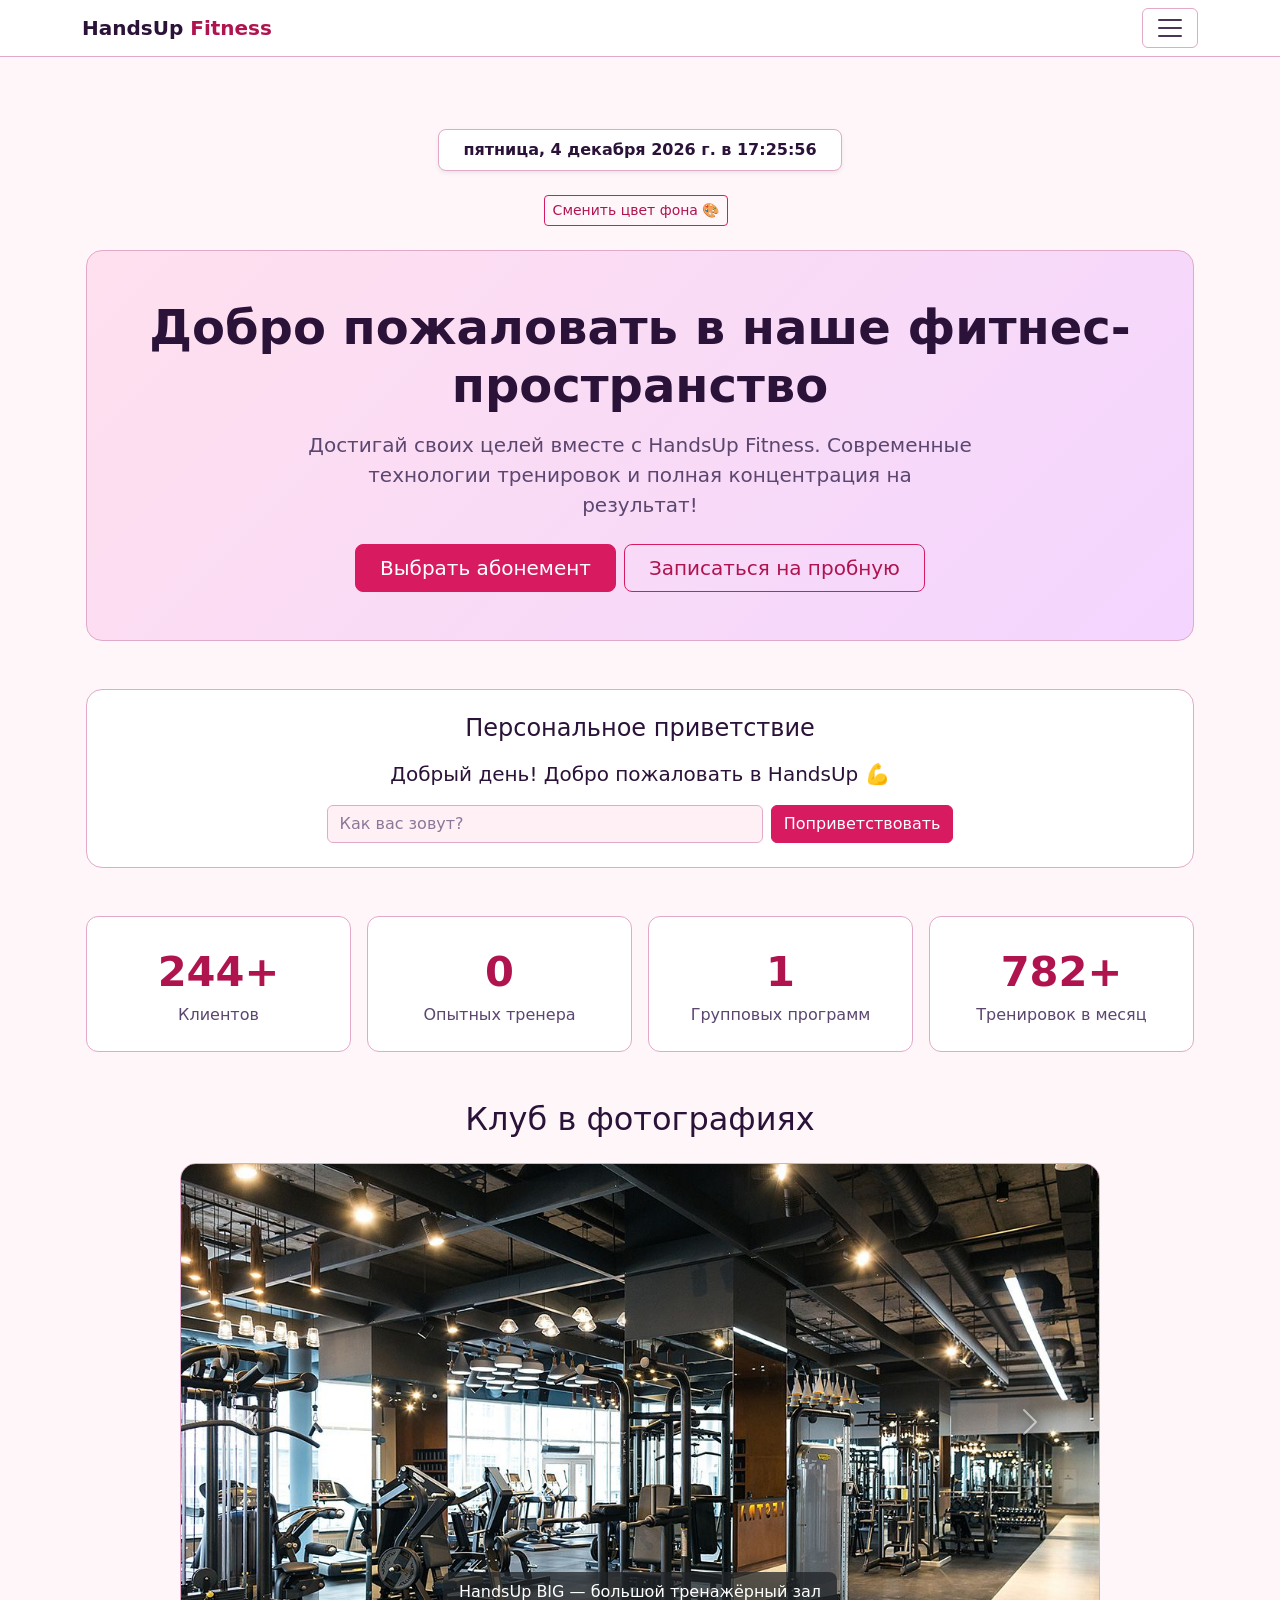
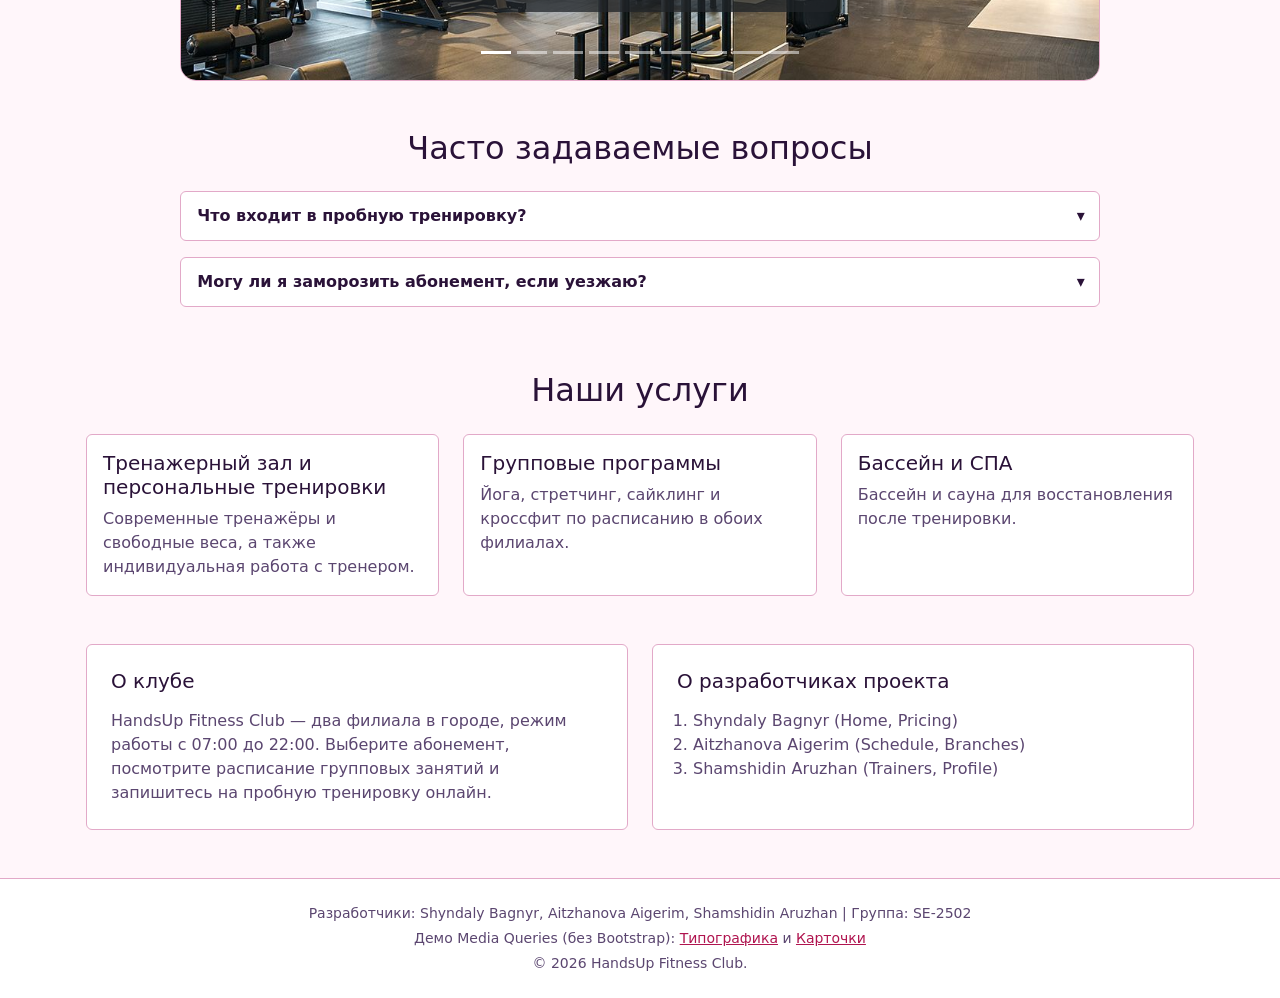
<file: index.html>
<!DOCTYPE html>
<html lang="ru" data-bs-theme="dark">
<head>
    <meta charset="UTF-8">
    <meta name="viewport" content="width=device-width, initial-scale=1">
    <title>HandsUp Fitness Club</title>
    <meta name="description" content="HandsUp Fitness Club — современный фитнес-клуб: абонементы, расписание, филиалы и тренеры. Запись на пробную тренировку онлайн.">
    <link rel="icon" href="data:image/svg+xml,<svg xmlns=%22http://www.w3.org/2000/svg%22 viewBox=%220 0 100 100%22><text y=%22.9em%22 font-size=%2290%22>🏋️</text></svg>">
    <script src="js/theme.js"></script>
    <link rel="stylesheet" href="css/bootstrap.min.css">
    <link rel="stylesheet" href="css/style.css">
    <link rel="stylesheet" href="css/final.css">
    <script src="js/jquery.min.js"></script>
    <script src="js/script.js"></script>
</head>
<body class="d-flex flex-column min-vh-100">
    <a class="visually-hidden-focusable btn btn-primary position-absolute top-0 start-0 m-2 z-3" href="#content">Перейти к содержимому</a>

    <nav class="navbar navbar-expand-xxl bg-body-tertiary sticky-top border-bottom" aria-label="Основная навигация">
        <div class="container">
            <a class="navbar-brand fw-bold" href="index.html">HandsUp <span class="text-brand">Fitness</span></a>
            <button class="navbar-toggler" type="button" data-bs-toggle="collapse" data-bs-target="#mainNav"
                    aria-controls="mainNav" aria-expanded="false" aria-label="Открыть меню">
                <span class="navbar-toggler-icon"></span>
            </button>
            <div class="collapse navbar-collapse" id="mainNav">
                <ul class="navbar-nav ms-auto mb-2 mb-xl-0 gap-xl-1">
                    <li class="nav-item"><a id="nav-home" class="nav-link active rounded px-xl-3 fw-semibold" aria-current="page" href="index.html">Главная</a></li>
                    <li class="nav-item"><a id="nav-pricing" class="nav-link rounded px-xl-3 fw-semibold" href="pricing.html">Абонементы</a></li>
                    <li class="nav-item"><a id="nav-schedule" class="nav-link rounded px-xl-3 fw-semibold" href="schedule.html">Расписание</a></li>
                    <li class="nav-item"><a id="nav-branches" class="nav-link rounded px-xl-3 fw-semibold" href="branches.html">Филиалы</a></li>
                    <li class="nav-item"><a id="nav-trainers" class="nav-link rounded px-xl-3 fw-semibold" href="trainers.html">Тренеры</a></li>
                    <li class="nav-item"><a id="nav-profile" class="nav-link rounded px-xl-3 fw-semibold" href="profile.html">Запись / Профиль</a></li>
                    <li class="nav-item"><a id="nav-signup" class="nav-link rounded px-xl-2 fw-semibold" href="signup.html">Регистрация</a></li>
                    <li class="nav-item"><a id="nav-login" class="nav-link rounded px-xl-2 fw-semibold" href="login.html">Войти</a></li>
                    <li class="nav-item nav-tools ms-xl-2 mt-2 mt-xl-0">
                        <button type="button" id="themeToggle" class="btn btn-outline-primary btn-sm" aria-label="Переключить тему: день / ночь" title="День / Ночь">☀️</button>
                        <button type="button" id="soundToggle" class="btn btn-outline-primary btn-sm" aria-label="Включить или выключить звуки" title="Звук" aria-pressed="true">🔊</button>
                    </li>
                </ul>
            </div>
        </div>
    </nav>

    <main id="content" class="container px-3 py-4 py-lg-5 mt-lg-4">

        <!-- A4 Task 5: live date and time -->
        <section class="mb-4 text-center">
            <div class="datetime-box shadow-sm" role="status">
                <span id="liveDateTime" class="fw-semibold"></span>
            </div>
        </section>

        <!-- A4 Task 4: background colour changer -->
        <section class="mb-4 text-center">
            <button type="button" id="bgColorToggleBtn" class="btn btn-outline-primary btn-sm">Сменить цвет фона 🎨</button>
            <span id="bgColorName" class="ms-2 small text-body-secondary" role="status"></span>
        </section>

        <section class="hero-gradient border rounded-4 text-center px-3 px-sm-4 px-lg-5 py-5 mb-4 mb-lg-5">
            <h1 id="page-heading" class="display-5 fw-bold mb-3">Добро пожаловать в наше фитнес-пространство</h1>
            <div class="row justify-content-center">
                <div class="col-lg-8">
                    <p class="lead text-body-secondary mb-4">Достигай своих целей вместе с HandsUp Fitness. Современные технологии тренировок и полная концентрация на результат!</p>
                </div>
            </div>
            <div class="d-grid gap-2 d-sm-flex justify-content-sm-center">
                <a class="btn btn-primary btn-lg px-4" href="pricing.html">Выбрать абонемент</a>
                <a class="btn btn-outline-primary btn-lg px-4" href="profile.html">Записаться на пробную</a>
            </div>
        </section>

        <!-- A5: greeting (getElementById + textContent + switch by time of day) -->
        <section class="greeting-card text-center p-4 mb-4 mb-lg-5" aria-labelledby="greeting-title">
            <h2 id="greeting-title" class="h4 mb-3">Персональное приветствие</h2>
            <p id="greetingText" class="lead mb-3" role="status">Добро пожаловать в HandsUp!</p>
            <form id="greetingForm" class="row g-2 justify-content-center" novalidate>
                <div class="col-12 col-sm-6 col-md-5">
                    <label for="greetingName" class="visually-hidden">Ваше имя</label>
                    <input type="text" id="greetingName" data-validate="name" class="form-control" placeholder="Как вас зовут?" autocomplete="given-name">
                    <div class="invalid-feedback text-start">Введите имя (2–30 букв, без цифр).</div>
                </div>
                <div class="col-12 col-sm-auto d-grid">
                    <button type="submit" class="btn btn-primary">Поприветствовать</button>
                </div>
            </form>
        </section>

        <section class="mb-4 mb-lg-5" aria-label="Клуб в цифрах">
            <div class="row g-3 text-center">
                <div class="col-6 col-md-3"><div class="stat-box"><span class="counter" data-target="1500" data-suffix="+">0</span><span class="stat-label">Клиентов</span></div></div>
                <div class="col-6 col-md-3"><div class="stat-box"><span class="counter" data-target="4">0</span><span class="stat-label">Опытных тренера</span></div></div>
                <div class="col-6 col-md-3"><div class="stat-box"><span class="counter" data-target="12">0</span><span class="stat-label">Групповых программ</span></div></div>
                <div class="col-6 col-md-3"><div class="stat-box"><span class="counter" data-target="5000" data-suffix="+">0</span><span class="stat-label">Тренировок в месяц</span></div></div>
            </div>
        </section>

        <section class="mb-4 mb-lg-5" aria-labelledby="gallery-title">
            <h2 id="gallery-title" class="text-center mb-4">Клуб в фотографиях</h2>
            <div class="row justify-content-center">
                <div class="col-lg-10">
                    <div id="gallery" class="carousel slide border rounded-4 overflow-hidden" aria-roledescription="carousel" aria-label="Фотографии клуба, тренеров и услуг">
                        <div class="carousel-indicators">
                        <button type="button" data-bs-target="#gallery" data-bs-slide-to="0" class="active" aria-current="true" aria-label="Слайд 1"></button>
                        <button type="button" data-bs-target="#gallery" data-bs-slide-to="1" aria-label="Слайд 2"></button>
                        <button type="button" data-bs-target="#gallery" data-bs-slide-to="2" aria-label="Слайд 3"></button>
                        <button type="button" data-bs-target="#gallery" data-bs-slide-to="3" aria-label="Слайд 4"></button>
                        <button type="button" data-bs-target="#gallery" data-bs-slide-to="4" aria-label="Слайд 5"></button>
                        <button type="button" data-bs-target="#gallery" data-bs-slide-to="5" aria-label="Слайд 6"></button>
                        <button type="button" data-bs-target="#gallery" data-bs-slide-to="6" aria-label="Слайд 7"></button>
                        <button type="button" data-bs-target="#gallery" data-bs-slide-to="7" aria-label="Слайд 8"></button>
                        <button type="button" data-bs-target="#gallery" data-bs-slide-to="8" aria-label="Слайд 9"></button>
                        </div>
                        <div class="carousel-inner">
                        <div class="carousel-item active">
                            <img src="[data-uri]" data-src="images/branch-big.jpg" class="lazy d-block w-100" alt="Тренажёрный зал HandsUp BIG: силовые тренажёры и свободные веса">
                            <div class="carousel-caption d-none d-sm-block pb-5">
                                <span class="d-inline-block bg-dark bg-opacity-75 text-white rounded-3 px-3 py-2">HandsUp BIG — большой тренажёрный зал</span>
                            </div>
                        </div>
                        <div class="carousel-item">
                            <img src="[data-uri]" data-src="images/branch-main.jpg" class="lazy d-block w-100" alt="Зал филиала HandsUp">
                            <div class="carousel-caption d-none d-sm-block pb-5">
                                <span class="d-inline-block bg-dark bg-opacity-75 text-white rounded-3 px-3 py-2">HandsUp — кроссфит, йога и стретчинг</span>
                            </div>
                        </div>
                        <div class="carousel-item">
                            <img src="[data-uri]" data-src="images/trainer-1.jpg" class="lazy d-block w-100" alt="Тренер Бейсенбек Нурислам">
                            <div class="carousel-caption d-none d-sm-block pb-5">
                                <span class="d-inline-block bg-dark bg-opacity-75 text-white rounded-3 px-3 py-2">Нурислам Бейсенбек — силовой тренинг</span>
                            </div>
                        </div>
                        <div class="carousel-item">
                            <img src="[data-uri]" data-src="images/trainer-2.jpg" class="lazy d-block w-100" alt="Тренер Турсынбаева Алина">
                            <div class="carousel-caption d-none d-sm-block pb-5">
                                <span class="d-inline-block bg-dark bg-opacity-75 text-white rounded-3 px-3 py-2">Алина Турсынбаева — йога и стретчинг</span>
                            </div>
                        </div>
                        <div class="carousel-item">
                            <img src="[data-uri]" data-src="images/trainer-3.jpg" class="lazy d-block w-100" alt="Тренер Кайратов Аскар">
                            <div class="carousel-caption d-none d-sm-block pb-5">
                                <span class="d-inline-block bg-dark bg-opacity-75 text-white rounded-3 px-3 py-2">Аскар Кайратов — кроссфит и силовой тренинг</span>
                            </div>
                        </div>
                        <div class="carousel-item">
                            <img src="[data-uri]" data-src="images/trainer-4.jpg" class="lazy d-block w-100" alt="Тренер Жумабекова Алия">
                            <div class="carousel-caption d-none d-sm-block pb-5">
                                <span class="d-inline-block bg-dark bg-opacity-75 text-white rounded-3 px-3 py-2">Алия Жумабекова — пилатес и стретчинг</span>
                            </div>
                        </div>
                        <div class="carousel-item">
                            <img src="[data-uri]" data-src="images/service-pool.jpg" class="lazy d-block w-100" alt="Бассейн и СПА">
                            <div class="carousel-caption d-none d-sm-block pb-5">
                                <span class="d-inline-block bg-dark bg-opacity-75 text-white rounded-3 px-3 py-2">Бассейн и СПА</span>
                            </div>
                        </div>
                        <div class="carousel-item">
                            <img src="[data-uri]" data-src="images/service-group.jpg" class="lazy d-block w-100" alt="Групповые программы">
                            <div class="carousel-caption d-none d-sm-block pb-5">
                                <span class="d-inline-block bg-dark bg-opacity-75 text-white rounded-3 px-3 py-2">Групповые программы</span>
                            </div>
                        </div>
                        <div class="carousel-item">
                            <img src="[data-uri]" data-src="images/service-personal.jpg" class="lazy d-block w-100" alt="Персональные тренировки">
                            <div class="carousel-caption d-none d-sm-block pb-5">
                                <span class="d-inline-block bg-dark bg-opacity-75 text-white rounded-3 px-3 py-2">Персональные тренировки</span>
                            </div>
                        </div>
                        </div>
                        <button class="carousel-control-prev" type="button" data-bs-target="#gallery" data-bs-slide="prev">
                            <span class="carousel-control-prev-icon" aria-hidden="true"></span>
                            <span class="visually-hidden">Предыдущий слайд</span>
                        </button>
                        <button class="carousel-control-next" type="button" data-bs-target="#gallery" data-bs-slide="next">
                            <span class="carousel-control-next-icon" aria-hidden="true"></span>
                            <span class="visually-hidden">Следующий слайд</span>
                        </button>
                    </div>
                </div>
            </div>
        </section>

        <!-- TASK 2: Custom JavaScript Accordion for FAQs -->
        <section class="mb-4 mb-lg-5" aria-labelledby="faq-title">
            <h2 id="faq-title" class="text-center mb-4">Часто задаваемые вопросы</h2>
            <div class="row justify-content-center">
                <div class="col-lg-10">
                    <div class="mb-3">
                        <div class="custom-accordion-header">Что входит в пробную тренировку?</div>
                        <div class="custom-accordion-content text-body-secondary">
                            Пробная тренировка включает в себя экскурсию по клубу, консультацию сертифицированного инструктора и доступ в тренажерный зал или на одно групповое занятие по вашему выбору.
                        </div>
                    </div>
                    <div class="mb-3">
                        <div class="custom-accordion-header">Могу ли я заморозить абонемент, если уезжаю?</div>
                        <div class="custom-accordion-content text-body-secondary">
                            Да! В зависимости от типа вашего абонемента вы можете заморозить карту на срок от 14 до 30 дней через ваш личный профиль.
                        </div>
                    </div>
                </div>
            </div>
        </section>

        <section class="mb-4 mb-lg-5" aria-labelledby="services-title">
            <h2 id="services-title" class="text-center mb-4">Наши услуги</h2>
            <div class="row g-4">
                <div class="col-12 col-md-6 col-lg-4">
                    <div class="card h-100">
                        <div class="card-body">
                            <h3 class="card-title h5">Тренажерный зал и персональные тренировки</h3>
                            <p class="card-text text-body-secondary mb-0">Современные тренажёры и свободные веса, а также индивидуальная работа с тренером.</p>
                        </div>
                    </div>
                </div>
                <div class="col-12 col-md-6 col-lg-4">
                    <div class="card h-100">
                        <div class="card-body">
                            <h3 class="card-title h5">Групповые программы</h3>
                            <p class="card-text text-body-secondary mb-0">Йога, стретчинг, сайклинг и кроссфит по расписанию в обоих филиалах.</p>
                        </div>
                    </div>
                </div>
                <div class="col-12 col-md-6 col-lg-4 mx-md-auto mx-lg-0">
                    <div class="card h-100">
                        <div class="card-body">
                            <h3 class="card-title h5">Бассейн и СПА</h3>
                            <p class="card-text text-body-secondary mb-0">Бассейн и сауна для восстановления после тренировки.</p>
                        </div>
                    </div>
                </div>
            </div>
        </section>

        <section aria-labelledby="about-title">
            <h2 id="about-title" class="visually-hidden">О клубе и разработчиках</h2>
            <div class="row g-4">
                <div class="col-lg-6">
                    <div class="card h-100">
                        <div class="card-body p-4">
                            <h3 class="card-title h5 mb-3">О клубе</h3>
                            <p class="card-text text-body-secondary mb-0">HandsUp Fitness Club — два филиала в городе, режим работы с 07:00 до 22:00. Выберите абонемент, посмотрите расписание групповых занятий и запишитесь на пробную тренировку онлайн.</p>
                        </div>
                    </div>
                </div>
                <div class="col-lg-6">
                    <div class="card h-100">
                        <div class="card-body p-4">
                            <h3 class="card-title h5 mb-3">О разработчиках проекта</h3>
                            <ol class="text-body-secondary mb-0 ps-3">
                                <li>Shyndaly Bagnyr (Home, Pricing)</li>
                                <li>Aitzhanova Aigerim (Schedule, Branches)</li>
                                <li>Shamshidin Aruzhan (Trainers, Profile)</li>
                            </ol>
                        </div>
                    </div>
                </div>
            </div>
        </section>
    </main>

    <footer class="bg-body-tertiary border-top mt-auto py-4 text-center text-body-secondary small">
        <div class="container px-sm-2">
            <p class="mb-1">Разработчики: Shyndaly Bagnyr, Aitzhanova Aigerim, Shamshidin Aruzhan | Группа: SE-2502</p>
            <p class="mb-1">Демо Media Queries (без Bootstrap): <a href="media-typography.html">Типографика</a> и <a href="media-cards.html">Карточки</a></p>
            <p class="mb-0">&copy; 2026 HandsUp Fitness Club.</p>
        </div>
    </footer>

    <script src="js/bootstrap.bundle.min.js"></script>
    <script src="js/main.js"></script>
    <script src="js/final.js" defer></script>
</body>
</html>
</file>
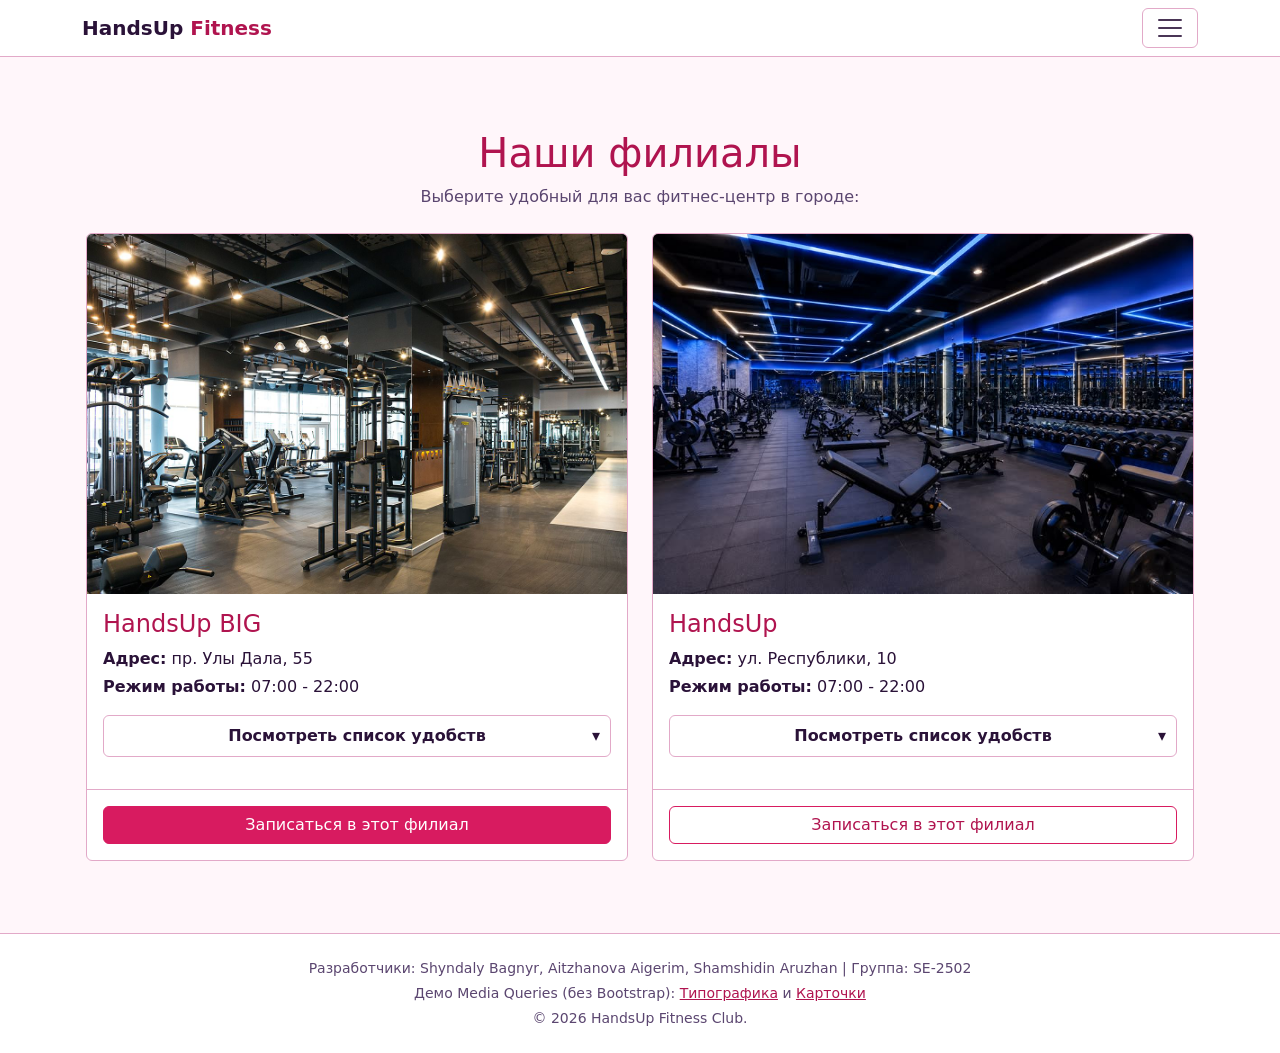
<file: branches.html>
<!DOCTYPE html>
<html lang="ru" data-bs-theme="dark">
<head>
    <meta charset="UTF-8">
    <meta name="viewport" content="width=device-width, initial-scale=1">
    <title>HandsUp Fitness Club | Филиалы</title>
    <meta name="description" content="Филиалы HandsUp Fitness Club: адреса, режим работы и удобства.">
    <link rel="icon" href="data:image/svg+xml,<svg xmlns=%22http://www.w3.org/2000/svg%22 viewBox=%220 0 100 100%22><text y=%22.9em%22 font-size=%2290%22>🏋️</text></svg>">
    <script src="js/theme.js"></script>
    <link rel="stylesheet" href="css/bootstrap.min.css">
    <link rel="stylesheet" href="css/style.css">
    <link rel="stylesheet" href="css/final.css">
    <script src="js/jquery.min.js"></script>
    <script src="js/script.js"></script>
</head>
<body class="d-flex flex-column min-vh-100">
    <a class="visually-hidden-focusable btn btn-primary position-absolute top-0 start-0 m-2 z-3" href="#content">Перейти к содержимому</a>

    <nav class="navbar navbar-expand-xxl bg-body-tertiary sticky-top border-bottom" aria-label="Основная навигация">
        <div class="container">
            <a class="navbar-brand fw-bold" href="index.html">HandsUp <span class="text-brand">Fitness</span></a>
            <button class="navbar-toggler" type="button" data-bs-toggle="collapse" data-bs-target="#mainNav"
                    aria-controls="mainNav" aria-expanded="false" aria-label="Открыть меню">
                <span class="navbar-toggler-icon"></span>
            </button>
            <div class="collapse navbar-collapse" id="mainNav">
                <ul class="navbar-nav ms-auto mb-2 mb-xl-0 gap-xl-1">
                    <li class="nav-item"><a id="nav-home" class="nav-link rounded px-xl-3 fw-semibold" href="index.html">Главная</a></li>
                    <li class="nav-item"><a id="nav-pricing" class="nav-link rounded px-xl-3 fw-semibold" href="pricing.html">Абонементы</a></li>
                    <li class="nav-item"><a id="nav-schedule" class="nav-link rounded px-xl-3 fw-semibold" href="schedule.html">Расписание</a></li>
                    <li class="nav-item"><a id="nav-branches" class="nav-link active rounded px-xl-3 fw-semibold" aria-current="page" href="branches.html">Филиалы</a></li>
                    <li class="nav-item"><a id="nav-trainers" class="nav-link rounded px-xl-3 fw-semibold" href="trainers.html">Тренеры</a></li>
                    <li class="nav-item"><a id="nav-profile" class="nav-link rounded px-xl-3 fw-semibold" href="profile.html">Запись / Профиль</a></li>
                    <li class="nav-item"><a id="nav-signup" class="nav-link rounded px-xl-2 fw-semibold" href="signup.html">Регистрация</a></li>
                    <li class="nav-item"><a id="nav-login" class="nav-link rounded px-xl-2 fw-semibold" href="login.html">Войти</a></li>
                    <li class="nav-item nav-tools ms-xl-2 mt-2 mt-xl-0">
                        <button type="button" id="themeToggle" class="btn btn-outline-primary btn-sm" aria-label="Переключить тему: день / ночь" title="День / Ночь">☀️</button>
                        <button type="button" id="soundToggle" class="btn btn-outline-primary btn-sm" aria-label="Включить или выключить звуки" title="Звук" aria-pressed="true">🔊</button>
                    </li>
                </ul>
            </div>
        </div>
    </nav>

    <main id="content" class="container px-3 py-4 py-lg-5 mt-lg-4">

        <h1 id="page-heading" class="text-center text-brand mb-2">Наши филиалы</h1>
        <p class="text-center text-body-secondary mb-4">Выберите удобный для вас фитнес-центр в городе:</p>

        <div class="row g-4 mb-4">
            <!-- Branch 1: HandsUp BIG -->
            <div class="col-lg-6">
                <article id="branch-big-card" class="card h-100">
                    <img src="[data-uri]" data-src="images/branch-big.jpg" class="lazy card-img-top branch-photo" alt="Большой тренажёрный зал HandsUp BIG">
                    <div class="card-body">
                        <h2 class="card-title h4 text-brand">HandsUp BIG</h2>
                        <p class="mb-1"><strong>Адрес:</strong> пр. Улы Дала, 55</p>
                        <p class="mb-3"><strong>Режим работы:</strong> 07:00 - 22:00</p>
                        
                        <!-- TASK 2: Custom JavaScript Accordion for Branch Details -->
                        <div class="mb-3">
                            <div class="custom-accordion-header py-2 text-center">Посмотреть список удобств</div>
                            <div class="custom-accordion-content p-0">
                                <ul class="list-group list-group-flush rounded-0">
                                    <li class="list-group-item">Большой тренажерный зал</li>
                                    <li class="list-group-item">Бассейн и сауна</li>
                                    <li class="list-group-item">Парковка для клиентов</li>
                                </ul>
                            </div>
                        </div>
                    </div>
                    <div class="card-footer text-center py-3 bg-transparent">
                        <a class="btn btn-primary w-100" href="profile.html">Записаться в этот филиал</a>
                    </div>
                </article>
            </div>

            <!-- Branch 2: HandsUp Main -->
            <div class="col-lg-6">
                <article id="branch-main-card" class="card h-100">
                    <img src="[data-uri]" data-src="images/branch-main.jpg" class="lazy card-img-top branch-photo" alt="Зал филиала HandsUp">
                    <div class="card-body">
                        <h2 class="card-title h4 text-brand">HandsUp</h2>
                        <p class="mb-1"><strong>Адрес:</strong> ул. Республики, 10</p>
                        <p class="mb-3"><strong>Режим работы:</strong> 07:00 - 22:00</p>
                        
                        <!-- TASK 2: Custom JavaScript Accordion for Branch Details -->
                        <div class="mb-3">
                            <div class="custom-accordion-header py-2 text-center">Посмотреть список удобств</div>
                            <div class="custom-accordion-content p-0">
                                <ul class="list-group list-group-flush rounded-0">
                                    <li class="list-group-item">Зона кроссфита</li>
                                    <li class="list-group-item">Зал для йоги и стретчинга</li>
                                    <li class="list-group-item">Фито-бар</li>
                                </ul>
                            </div>
                        </div>
                    </div>
                    <div class="card-footer text-center py-3 bg-transparent">
                        <a class="btn btn-outline-primary w-100" href="profile.html">Записаться в этот филиал</a>
                    </div>
                </article>
            </div>
        </div>
    </main>

    <footer class="bg-body-tertiary border-top mt-auto py-4 text-center text-body-secondary small">
        <div class="container px-sm-2">
            <p class="mb-1">Разработчики: Shyndaly Bagnyr, Aitzhanova Aigerim, Shamshidin Aruzhan | Группа: SE-2502</p>
            <p class="mb-1">Демо Media Queries (без Bootstrap): <a href="media-typography.html">Типографика</a> и <a href="media-cards.html">Карточки</a></p>
            <p class="mb-0">&copy; 2026 HandsUp Fitness Club.</p>
        </div>
    </footer>

    <script src="js/bootstrap.bundle.min.js"></script>
    <script src="js/main.js"></script>
    <script src="js/final.js" defer></script>
</body>
</html>
</file>
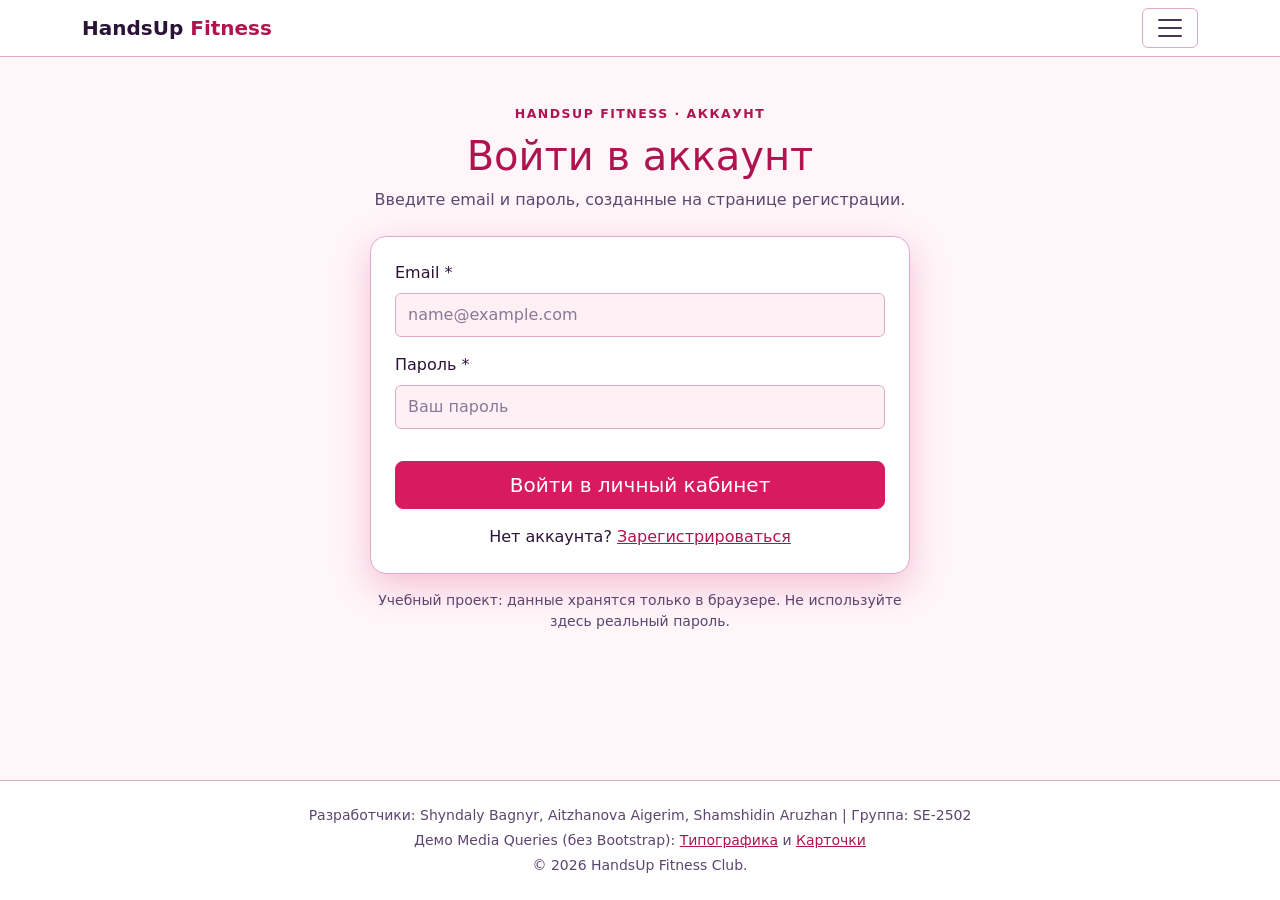
<file: login.html>
<!DOCTYPE html>
<html lang="ru" data-bs-theme="dark">
<head>
    <meta charset="UTF-8">
    <meta name="viewport" content="width=device-width, initial-scale=1">
    <title>HandsUp Fitness Club | Войти в аккаунт</title>
    <meta name="description" content="Запись на тренировку и создание личного кабинета в HandsUp Fitness Club.">
    <link rel="icon" href="data:image/svg+xml,<svg xmlns=%22http://www.w3.org/2000/svg%22 viewBox=%220 0 100 100%22><text y=%22.9em%22 font-size=%2290%22>🏋️</text></svg>">
    <script src="js/theme.js"></script>
    <link rel="stylesheet" href="css/bootstrap.min.css">
    <link rel="stylesheet" href="css/style.css">
    <link rel="stylesheet" href="css/final.css">
    <script src="js/jquery.min.js"></script>
    <script src="js/script.js"></script>
</head>
<body class="d-flex flex-column min-vh-100">
    <a class="visually-hidden-focusable btn btn-primary position-absolute top-0 start-0 m-2 z-3" href="#content">Перейти к содержимому</a>

    <nav class="navbar navbar-expand-xxl bg-body-tertiary sticky-top border-bottom" aria-label="Основная навигация">
        <div class="container">
            <a class="navbar-brand fw-bold" href="index.html">HandsUp <span class="text-brand">Fitness</span></a>
            <button class="navbar-toggler" type="button" data-bs-toggle="collapse" data-bs-target="#mainNav"
                    aria-controls="mainNav" aria-expanded="false" aria-label="Открыть меню">
                <span class="navbar-toggler-icon"></span>
            </button>
            <div class="collapse navbar-collapse" id="mainNav">
                <ul class="navbar-nav ms-auto mb-2 mb-xl-0 gap-xl-1">
                    <li class="nav-item"><a id="nav-home" class="nav-link rounded px-xl-3 fw-semibold" href="index.html">Главная</a></li>
                    <li class="nav-item"><a id="nav-pricing" class="nav-link rounded px-xl-3 fw-semibold" href="pricing.html">Абонементы</a></li>
                    <li class="nav-item"><a id="nav-schedule" class="nav-link rounded px-xl-3 fw-semibold" href="schedule.html">Расписание</a></li>
                    <li class="nav-item"><a id="nav-branches" class="nav-link rounded px-xl-3 fw-semibold" href="branches.html">Филиалы</a></li>
                    <li class="nav-item"><a id="nav-trainers" class="nav-link rounded px-xl-3 fw-semibold" href="trainers.html">Тренеры</a></li>
                    <li class="nav-item"><a id="nav-profile" class="nav-link rounded px-xl-3 fw-semibold" href="profile.html">Запись / Профиль</a></li>
                    <li class="nav-item"><a id="nav-signup" class="nav-link rounded px-xl-2 fw-semibold" href="signup.html">Регистрация</a></li>
                    <li class="nav-item"><a id="nav-login" class="nav-link active rounded px-xl-2 fw-semibold" aria-current="page" href="login.html">Войти</a></li>
                    <li class="nav-item nav-tools ms-xl-2 mt-2 mt-xl-0">
                        <button type="button" id="themeToggle" class="btn btn-outline-primary btn-sm" aria-label="Переключить тему: день / ночь" title="День / Ночь">☀️</button>
                        <button type="button" id="soundToggle" class="btn btn-outline-primary btn-sm" aria-label="Включить или выключить звуки" title="Звук" aria-pressed="true">🔊</button>
                    </li>
                </ul>
            </div>
        </div>
    </nav>

    <main id="content" class="container px-3 py-4 py-lg-5 flex-grow-1">
        <section id="auth-section" class="mx-auto auth-shell" aria-labelledby="page-heading">
            <p class="eyebrow text-center mb-2">HANDSUP FITNESS · АККАУНТ</p>
            <h1 id="page-heading" class="text-center text-brand mb-2">Войти в аккаунт</h1>
            <p class="text-center text-body-secondary mb-4">Введите email и пароль, созданные на странице регистрации.</p>
            
<form id="login-form" class="card p-4 auth-form" novalidate>
    <div class="mb-3"><label class="form-label" for="login-email">Email *</label><input class="form-control" id="login-email" type="text" inputmode="email" autocomplete="email" placeholder="name@example.com"><div id="login-email-error" class="invalid-feedback"></div></div>
    <div class="mb-3"><label class="form-label" for="login-password">Пароль *</label><input class="form-control" id="login-password" type="password" autocomplete="current-password" placeholder="Ваш пароль"><div id="login-password-error" class="invalid-feedback"></div></div>
    <div id="login-form-message" class="mb-3" role="status" aria-live="polite"></div>
    <button id="login-submit-btn" type="submit" class="btn btn-primary btn-lg w-100">Войти в личный кабинет</button>
    <p class="text-center mt-3 mb-0">Нет аккаунта? <a id="login-signup-link" href="signup.html">Зарегистрироваться</a></p>
</form>
            <p id="demo-safety-note" class="small text-body-secondary text-center mt-3">Учебный проект: данные хранятся только в браузере. Не используйте здесь реальный пароль.</p>
        </section>
    </main>
    <footer class="bg-body-tertiary border-top mt-auto py-4 text-center text-body-secondary small">
        <div class="container px-sm-2">
            <p class="mb-1">Разработчики: Shyndaly Bagnyr, Aitzhanova Aigerim, Shamshidin Aruzhan | Группа: SE-2502</p>
            <p class="mb-1">Демо Media Queries (без Bootstrap): <a href="media-typography.html">Типографика</a> и <a href="media-cards.html">Карточки</a></p>
            <p class="mb-0">&copy; 2026 HandsUp Fitness Club.</p>
        </div>
    </footer>

    <script src="js/bootstrap.bundle.min.js"></script>
    <script src="js/main.js"></script>
    <script src="js/final.js" defer></script>
</body>
</html>
</file>
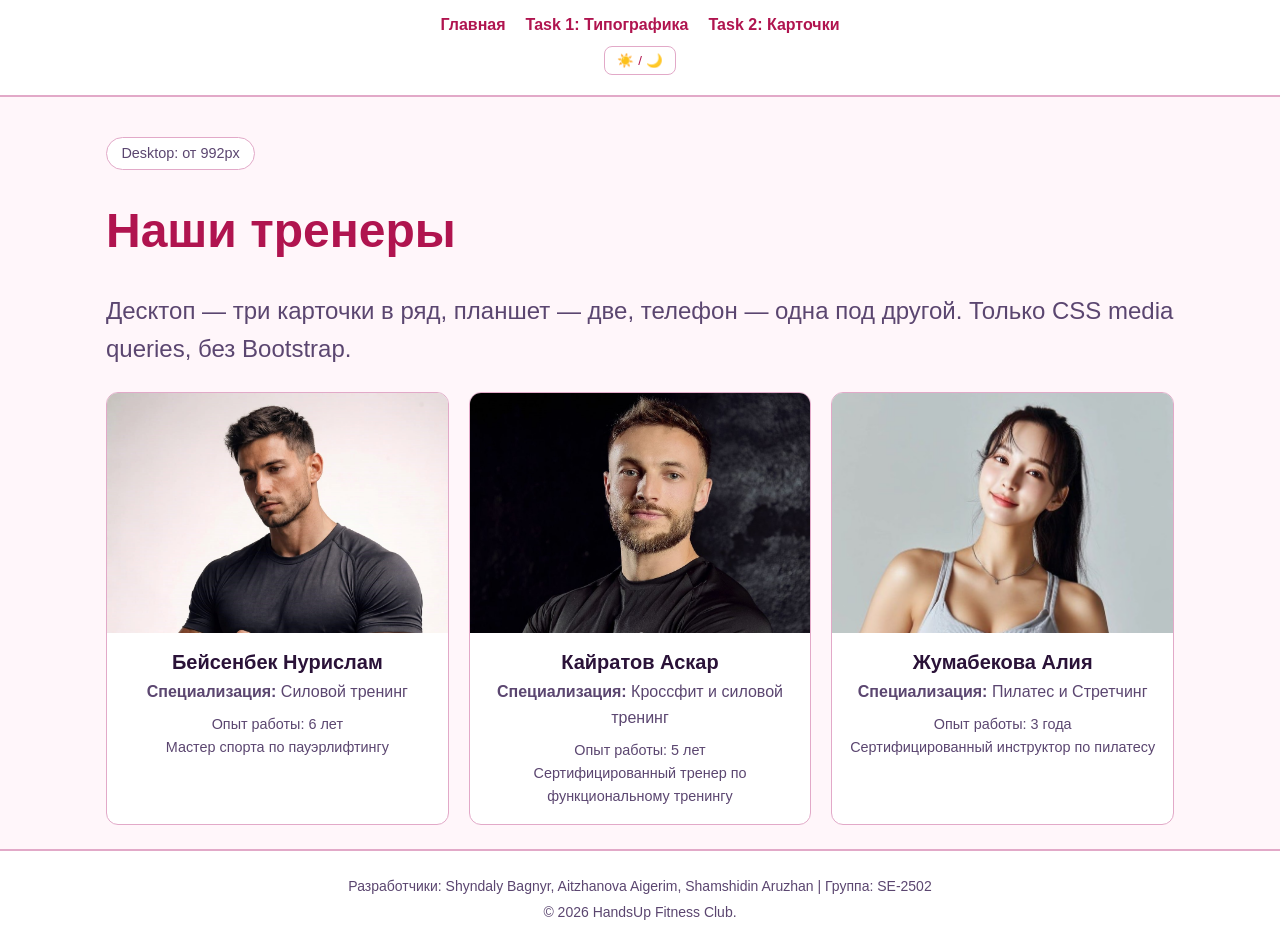
<file: media-cards.html>
<!DOCTYPE html>
<html lang="ru">
<head>
    <meta charset="UTF-8">
    <meta name="viewport" content="width=device-width, initial-scale=1">
    <title>Task 2 | Группа карточек (media queries)</title>
    <meta name="description" content="HandsUp Fitness Club — абонементы, расписание, филиалы и тренеры. Запись на пробную тренировку онлайн.">
    <link rel="icon" href="data:image/svg+xml,<svg xmlns=%22http://www.w3.org/2000/svg%22 viewBox=%220 0 100 100%22><text y=%22.9em%22 font-size=%2290%22>🏋️</text></svg>">
    <link rel="stylesheet" href="css/media.css">
    <script src="js/theme.js"></script>
</head>
<body>
    <header class="site-header">
        <nav aria-label="Навигация по демо">
            <ul>
                <li><a href="index.html">Главная</a></li>
                <li><a href="media-typography.html">Task 1: Типографика</a></li>
                <li><a href="media-cards.html">Task 2: Карточки</a></li>
            </ul>
        <button id="miniThemeToggle" type="button" class="mini-theme-toggle" title="Переключить тему">☀️ / 🌙</button>
    </nav>
    </header>

    <main id="content">
        <p><span class="bp" role="status"></span></p>
        <h1>Наши тренеры</h1>
        <p class="lead">Десктоп — три карточки в ряд, планшет — две, телефон — одна под другой. Только CSS media queries, без Bootstrap.</p>

        <section class="cards" aria-label="Тренеры">
            <article class="card-item">
                <img src="images/trainer-1.jpg" alt="Тренер Бейсенбек Нурислам">
                <h2>Бейсенбек Нурислам</h2>
                <p><strong>Специализация:</strong> Силовой тренинг</p>
                <ul>
                        <li>Опыт работы: 6 лет</li>
                        <li>Мастер спорта по пауэрлифтингу</li>
                </ul>
            </article>
            <article class="card-item">
                <img src="images/trainer-3.jpg" alt="Тренер Кайратов Аскар">
                <h2>Кайратов Аскар</h2>
                <p><strong>Специализация:</strong> Кроссфит и силовой тренинг</p>
                <ul>
                        <li>Опыт работы: 5 лет</li>
                        <li>Сертифицированный тренер по функциональному тренингу</li>
                </ul>
            </article>
            <article class="card-item">
                <img src="images/trainer-4.jpg" alt="Тренер Жумабекова Алия">
                <h2>Жумабекова Алия</h2>
                <p><strong>Специализация:</strong> Пилатес и Стретчинг</p>
                <ul>
                        <li>Опыт работы: 3 года</li>
                        <li>Сертифицированный инструктор по пилатесу</li>
                </ul>
            </article>
        </section>
    </main>

    <footer class="site-footer">
        <p>Разработчики: Shyndaly Bagnyr, Aitzhanova Aigerim, Shamshidin Aruzhan | Группа: SE-2502</p>
        <p>&copy; 2026 HandsUp Fitness Club.</p>
    </footer>
    <script src="js/mini-theme.js"></script>
</body>
</html
</file>
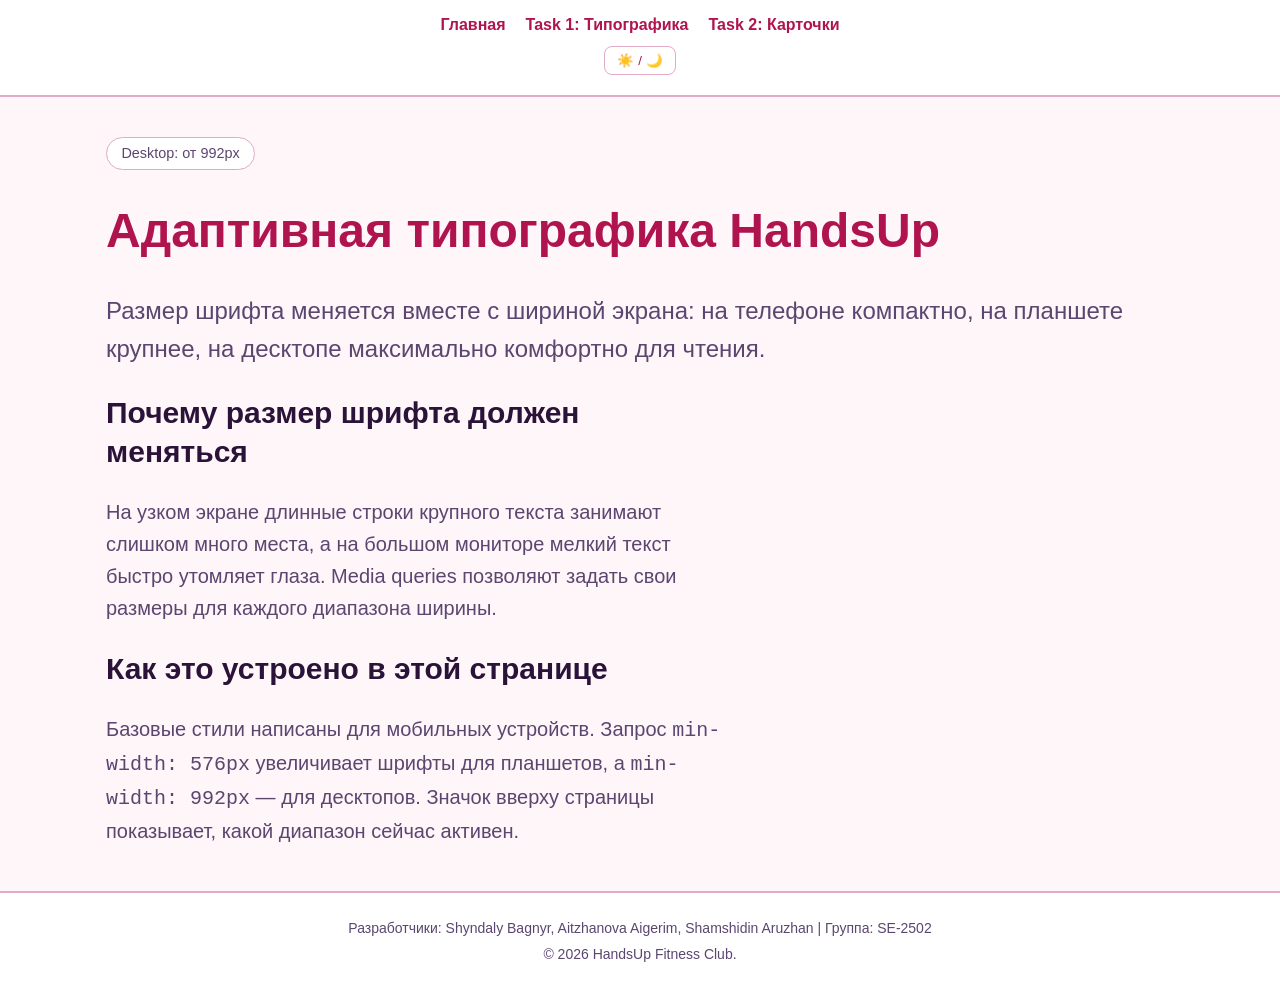
<file: media-typography.html>
<!DOCTYPE html>
<html lang="ru">
<head>
    <meta charset="UTF-8">
    <meta name="viewport" content="width=device-width, initial-scale=1">
    <title>Task 1 | Адаптивная типографика</title>
    <meta name="description" content="HandsUp Fitness Club — абонементы, расписание, филиалы и тренеры. Запись на пробную тренировку онлайн.">
    <link rel="icon" href="data:image/svg+xml,<svg xmlns=%22http://www.w3.org/2000/svg%22 viewBox=%220 0 100 100%22><text y=%22.9em%22 font-size=%2290%22>🏋️</text></svg>">
    <link rel="stylesheet" href="css/media.css">
    <script src="js/theme.js"></script>
</head>
<body>
    <header class="site-header">
        <nav aria-label="Навигация по демо">
            <ul>
                <li><a href="index.html">Главная</a></li>
                <li><a href="media-typography.html">Task 1: Типографика</a></li>
                <li><a href="media-cards.html">Task 2: Карточки</a></li>
            </ul>
        <button id="miniThemeToggle" type="button" class="mini-theme-toggle" title="Переключить тему">☀️ / 🌙</button>
    </nav>
    </header>

    <main id="content">
        <p><span class="bp" role="status"></span></p>
        <h1>Адаптивная типографика HandsUp</h1>
        <p class="lead">Размер шрифта меняется вместе с шириной экрана: на телефоне компактно, на планшете крупнее, на десктопе максимально комфортно для чтения.</p>

        <section class="text">
            <h2>Почему размер шрифта должен меняться</h2>
            <p>На узком экране длинные строки крупного текста занимают слишком много места, а на большом мониторе мелкий текст быстро утомляет глаза. Media queries позволяют задать свои размеры для каждого диапазона ширины.</p>

            <h2>Как это устроено в этой странице</h2>
            <p>Базовые стили написаны для мобильных устройств. Запрос <code>min-width: 576px</code> увеличивает шрифты для планшетов, а <code>min-width: 992px</code> — для десктопов. Значок вверху страницы показывает, какой диапазон сейчас активен.</p>
        </section>
    </main>

    <footer class="site-footer">
        <p>Разработчики: Shyndaly Bagnyr, Aitzhanova Aigerim, Shamshidin Aruzhan | Группа: SE-2502</p>
        <p>&copy; 2026 HandsUp Fitness Club.</p>
    </footer>
    <script src="js/mini-theme.js"></script>
</body>
</html>
</file>
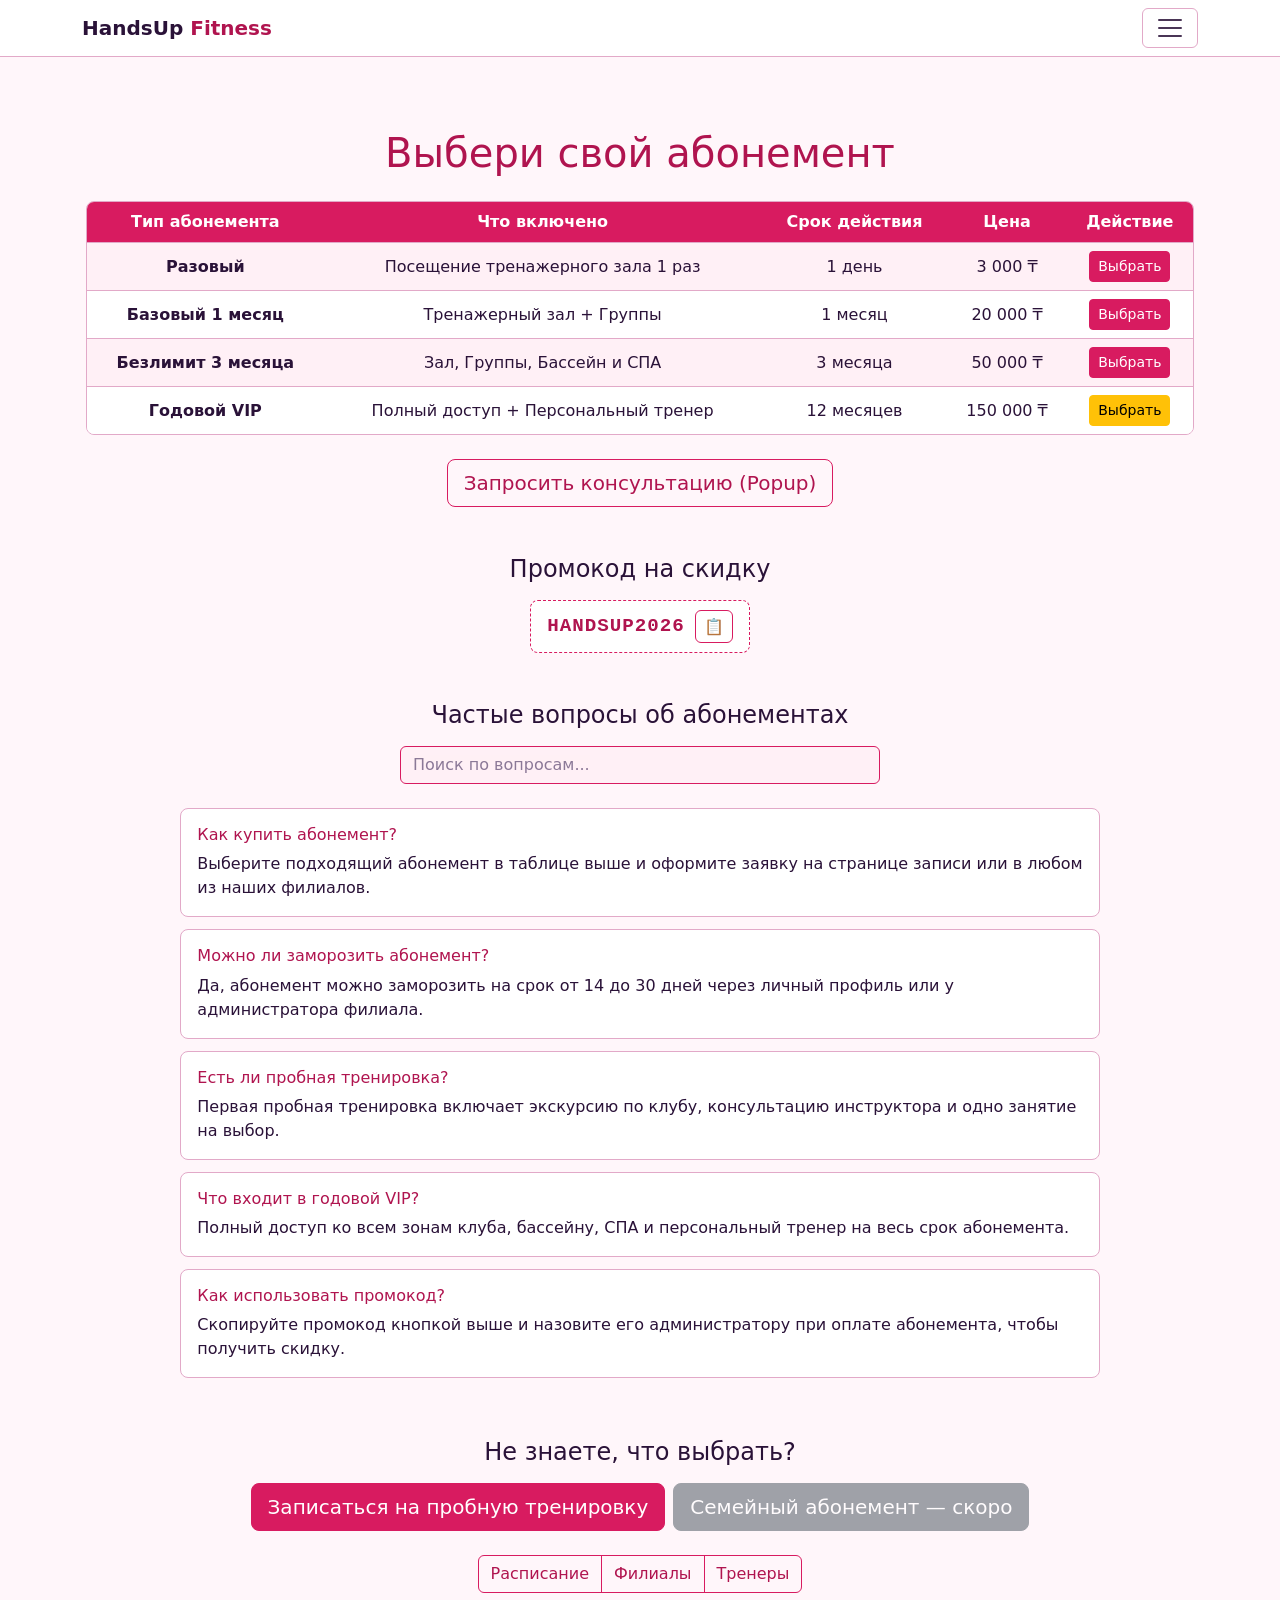
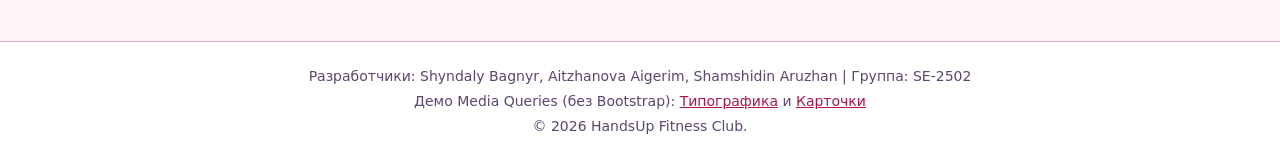
<file: pricing.html>
<!DOCTYPE html>
<html lang="ru" data-bs-theme="dark">
<head>
    <meta charset="UTF-8">
    <meta name="viewport" content="width=device-width, initial-scale=1">
    <title>HandsUp Fitness | Абонементы</title>
    <meta name="description" content="Абонементы HandsUp Fitness Club: цены, сроки действия, промокод и ответы на частые вопросы.">
    <link rel="icon" href="data:image/svg+xml,<svg xmlns=%22http://www.w3.org/2000/svg%22 viewBox=%220 0 100 100%22><text y=%22.9em%22 font-size=%2290%22>🏋️</text></svg>">
    <script src="js/theme.js"></script>
    <link rel="stylesheet" href="css/bootstrap.min.css">
    <link rel="stylesheet" href="css/style.css">
    <link rel="stylesheet" href="css/final.css">
    <script src="js/jquery.min.js"></script>
    <script src="js/script.js"></script>
</head>
<body class="d-flex flex-column min-vh-100">
    <a class="visually-hidden-focusable btn btn-primary position-absolute top-0 start-0 m-2 z-3" href="#content">Перейти к содержимому</a>

    <nav class="navbar navbar-expand-xxl bg-body-tertiary sticky-top border-bottom" aria-label="Основная навигация">
        <div class="container">
            <a class="navbar-brand fw-bold" href="index.html">HandsUp <span class="text-brand">Fitness</span></a>
            <button class="navbar-toggler" type="button" data-bs-toggle="collapse" data-bs-target="#mainNav"
                    aria-controls="mainNav" aria-expanded="false" aria-label="Открыть меню">
                <span class="navbar-toggler-icon"></span>
            </button>
            <div class="collapse navbar-collapse" id="mainNav">
                <ul class="navbar-nav ms-auto mb-2 mb-xl-0 gap-xl-1">
                    <li class="nav-item"><a id="nav-home" class="nav-link rounded px-xl-3 fw-semibold" href="index.html">Главная</a></li>
                    <li class="nav-item"><a id="nav-pricing" class="nav-link active rounded px-xl-3 fw-semibold" aria-current="page" href="pricing.html">Абонементы</a></li>
                    <li class="nav-item"><a id="nav-schedule" class="nav-link rounded px-xl-3 fw-semibold" href="schedule.html">Расписание</a></li>
                    <li class="nav-item"><a id="nav-branches" class="nav-link rounded px-xl-3 fw-semibold" href="branches.html">Филиалы</a></li>
                    <li class="nav-item"><a id="nav-trainers" class="nav-link rounded px-xl-3 fw-semibold" href="trainers.html">Тренеры</a></li>
                    <li class="nav-item"><a id="nav-profile" class="nav-link rounded px-xl-3 fw-semibold" href="profile.html">Запись / Профиль</a></li>
                    <li class="nav-item"><a id="nav-signup" class="nav-link rounded px-xl-2 fw-semibold" href="signup.html">Регистрация</a></li>
                    <li class="nav-item"><a id="nav-login" class="nav-link rounded px-xl-2 fw-semibold" href="login.html">Войти</a></li>
                    <li class="nav-item nav-tools ms-xl-2 mt-2 mt-xl-0">
                        <button type="button" id="themeToggle" class="btn btn-outline-primary btn-sm" aria-label="Переключить тему: день / ночь" title="День / Ночь">☀️</button>
                        <button type="button" id="soundToggle" class="btn btn-outline-primary btn-sm" aria-label="Включить или выключить звуки" title="Звук" aria-pressed="true">🔊</button>
                    </li>
                </ul>
            </div>
        </div>
    </nav>

    <main id="content" class="container px-3 py-4 py-lg-5 mt-lg-4">

        <h1 id="page-heading" class="text-center text-brand mb-4">Выбери свой абонемент</h1>

        <div class="table-responsive border rounded-3 mb-4">
            <table class="table table-striped table-hover align-middle text-center mb-0">
                <caption class="visually-hidden">Виды абонементов, состав, срок действия и цена</caption>
                <thead>
                    <tr>
                        <th scope="col">Тип абонемента</th>
                        <th scope="col">Что включено</th>
                        <th scope="col">Срок действия</th>
                        <th scope="col">Цена</th>
                        <th scope="col">Действие</th>
                    </tr>
                </thead>
                <tbody>
                    <tr id="plan-row-1">
                        <th scope="row">Разовый</th>
                        <td>Посещение тренажерного зала 1 раз</td>
                        <td>1 день</td>
                        <td class="text-nowrap">3 000 ₸</td>
                        <td><button id="plan-select-1" type="button" class="btn btn-primary btn-sm">Выбрать</button></td>
                    </tr>
                    <tr id="plan-row-2">
                        <th scope="row">Базовый 1 месяц</th>
                        <td>Тренажерный зал + Группы</td>
                        <td>1 месяц</td>
                        <td class="text-nowrap">20 000 ₸</td>
                        <td><button id="plan-select-2" type="button" class="btn btn-primary btn-sm">Выбрать</button></td>
                    </tr>
                    <tr id="plan-row-3">
                        <th scope="row">Безлимит 3 месяца</th>
                        <td>Зал, Группы, Бассейн и СПА</td>
                        <td>3 месяца</td>
                        <td class="text-nowrap">50 000 ₸</td>
                        <td><button id="plan-select-3" type="button" class="btn btn-primary btn-sm">Выбрать</button></td>
                    </tr>
                    <tr id="plan-row-4">
                        <th scope="row">Годовой VIP</th>
                        <td>Полный доступ + Персональный тренер</td>
                        <td>12 месяцев</td>
                        <td class="text-nowrap">150 000 ₸</td>
                        <td><button id="plan-select-4" type="button" class="btn btn-warning btn-sm">Выбрать</button></td>
                    </tr>
                </tbody>
            </table>
        </div>

        <!-- A4 Task 3: popup form trigger -->
        <section class="text-center mb-4">
            <button type="button" id="openPopupBtn" class="btn btn-outline-primary btn-lg">Запросить консультацию (Popup)</button>
        </section>

        <!-- A4 Task 3: hidden popup (closes by X, by click outside, or Esc) -->
        <div id="subscriptionPopupOverlay" class="popup-overlay" aria-hidden="true">
            <div class="popup-content card p-4 position-relative" role="dialog" aria-modal="true" aria-labelledby="popupTitle">
                <button type="button" id="closePopupBtn" class="btn-close position-absolute top-0 end-0 m-3" aria-label="Закрыть"></button>
                <h3 id="popupTitle" class="h4 text-brand mb-3">Задать вопрос по абонементу</h3>
                <p class="text-body-secondary small mb-3">Оставьте свои контакты, и наш менеджер перезвонит вам в течение 10 минут.</p>
                <form id="popupContactForm" novalidate>
                    <div class="mb-3 text-start">
                        <label for="clientName" class="form-label">Ваше имя</label>
                        <input type="text" class="form-control" id="clientName" placeholder="Введите имя" autocomplete="name" data-validate="name">
                        <div class="invalid-feedback"></div>
                    </div>
                    <div class="mb-3 text-start">
                        <label for="clientPhone" class="form-label">Номер телефона</label>
                        <div class="input-group">
                            <span class="input-group-text">+7</span>
                            <input type="tel" class="form-control" id="clientPhone" placeholder="(7XX) XXX-XX-XX" inputmode="numeric" autocomplete="tel-national" data-validate="phone">
                        </div>
                        <div class="invalid-feedback"></div>
                    </div>
                    <button type="submit" class="btn btn-primary w-100">Отправить заявку</button>
                </form>
                <div id="popupResult" class="mt-3" role="status"></div>
            </div>
        </div>

        <section class="text-center mt-4 mt-lg-5" aria-labelledby="promo-title">
            <h2 id="promo-title" class="h4 mb-3">Промокод на скидку</h2>
            <div class="promo-box">
                <span class="copy-snippet">HANDSUP2026</span>
            </div>
        </section>

        <section class="mt-4 mt-lg-5" aria-labelledby="faq-search-title">
            <h2 id="faq-search-title" class="h4 text-center mb-3">Частые вопросы об абонементах</h2>
            <div class="search-wrap">
                <input type="search" id="faqSearch" class="form-control" placeholder="Поиск по вопросам..." autocomplete="off" aria-label="Поиск по вопросам">
            </div>
            <p id="faqCount" class="text-center" role="status"></p>
            <div id="faq" class="row justify-content-center">
                <div class="col-lg-10">
                    <div class="faq-item"><h3 class="h6 text-brand">Как купить абонемент?</h3><p class="mb-0">Выберите подходящий абонемент в таблице выше и оформите заявку на странице записи или в любом из наших филиалов.</p></div>
                    <div class="faq-item"><h3 class="h6 text-brand">Можно ли заморозить абонемент?</h3><p class="mb-0">Да, абонемент можно заморозить на срок от 14 до 30 дней через личный профиль или у администратора филиала.</p></div>
                    <div class="faq-item"><h3 class="h6 text-brand">Есть ли пробная тренировка?</h3><p class="mb-0">Первая пробная тренировка включает экскурсию по клубу, консультацию инструктора и одно занятие на выбор.</p></div>
                    <div class="faq-item"><h3 class="h6 text-brand">Что входит в годовой VIP?</h3><p class="mb-0">Полный доступ ко всем зонам клуба, бассейну, СПА и персональный тренер на весь срок абонемента.</p></div>
                    <div class="faq-item"><h3 class="h6 text-brand">Как использовать промокод?</h3><p class="mb-0">Скопируйте промокод кнопкой выше и назовите его администратору при оплате абонемента, чтобы получить скидку.</p></div>
                </div>
            </div>
        </section>

        <section class="text-center mt-4 mt-lg-5" aria-labelledby="help-title">
            <h2 id="help-title" class="h4 mb-3">Не знаете, что выбрать?</h2>
            <div class="d-grid gap-2 d-sm-flex justify-content-sm-center mb-4">
                <a class="btn btn-primary btn-lg" href="profile.html">Записаться на пробную тренировку</a>
                <button type="button" class="btn btn-secondary btn-lg" disabled>Семейный абонемент — скоро</button>
            </div>
            <div class="btn-group" role="group" aria-label="Полезные разделы сайта">
                <a class="btn btn-outline-primary" href="schedule.html">Расписание</a>
                <a class="btn btn-outline-primary" href="branches.html">Филиалы</a>
                <a class="btn btn-outline-primary" href="trainers.html">Тренеры</a>
            </div>
        </section>
    </main>

    <footer class="bg-body-tertiary border-top mt-auto py-4 text-center text-body-secondary small">
        <div class="container px-sm-2">
            <p class="mb-1">Разработчики: Shyndaly Bagnyr, Aitzhanova Aigerim, Shamshidin Aruzhan | Группа: SE-2502</p>
            <p class="mb-1">Демо Media Queries (без Bootstrap): <a href="media-typography.html">Типографика</a> и <a href="media-cards.html">Карточки</a></p>
            <p class="mb-0">&copy; 2026 HandsUp Fitness Club.</p>
        </div>
    </footer>

    <script src="js/bootstrap.bundle.min.js"></script>
    <script src="js/main.js"></script>
    <script src="js/final.js" defer></script>
</body>
</html>
</file>
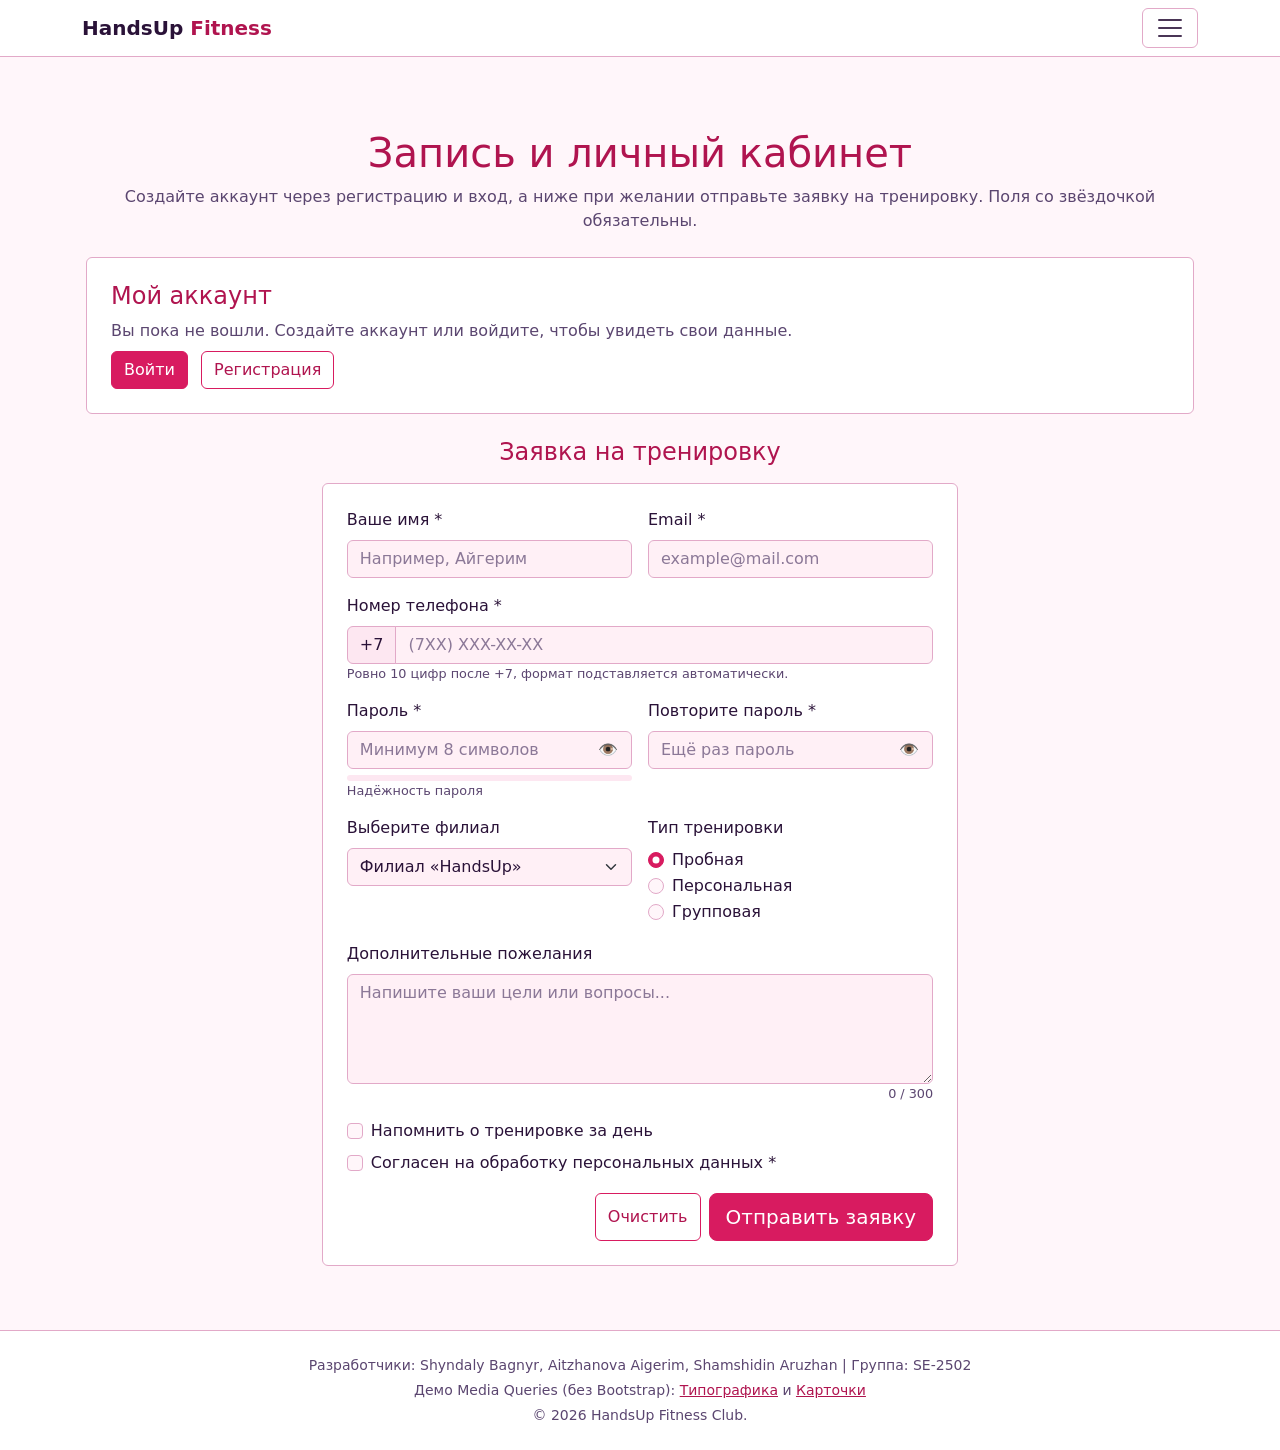
<file: profile.html>
<!DOCTYPE html>
<html lang="ru" data-bs-theme="dark">
<head>
    <meta charset="UTF-8">
    <meta name="viewport" content="width=device-width, initial-scale=1">
    <title>HandsUp Fitness Club | Запись и Профиль</title>
    <meta name="description" content="Запись на тренировку и создание личного кабинета в HandsUp Fitness Club.">
    <link rel="icon" href="data:image/svg+xml,<svg xmlns=%22http://www.w3.org/2000/svg%22 viewBox=%220 0 100 100%22><text y=%22.9em%22 font-size=%2290%22>🏋️</text></svg>">
    <script src="js/theme.js"></script>
    <link rel="stylesheet" href="css/bootstrap.min.css">
    <link rel="stylesheet" href="css/style.css">
    <link rel="stylesheet" href="css/final.css">
    <script src="js/jquery.min.js"></script>
    <script src="js/script.js"></script>
</head>
<body class="d-flex flex-column min-vh-100">
    <a class="visually-hidden-focusable btn btn-primary position-absolute top-0 start-0 m-2 z-3" href="#content">Перейти к содержимому</a>

    <nav class="navbar navbar-expand-xxl bg-body-tertiary sticky-top border-bottom" aria-label="Основная навигация">
        <div class="container">
            <a class="navbar-brand fw-bold" href="index.html">HandsUp <span class="text-brand">Fitness</span></a>
            <button class="navbar-toggler" type="button" data-bs-toggle="collapse" data-bs-target="#mainNav"
                    aria-controls="mainNav" aria-expanded="false" aria-label="Открыть меню">
                <span class="navbar-toggler-icon"></span>
            </button>
            <div class="collapse navbar-collapse" id="mainNav">
                <ul class="navbar-nav ms-auto mb-2 mb-xl-0 gap-xl-1">
                    <li class="nav-item"><a id="nav-home" class="nav-link rounded px-xl-3 fw-semibold" href="index.html">Главная</a></li>
                    <li class="nav-item"><a id="nav-pricing" class="nav-link rounded px-xl-3 fw-semibold" href="pricing.html">Абонементы</a></li>
                    <li class="nav-item"><a id="nav-schedule" class="nav-link rounded px-xl-3 fw-semibold" href="schedule.html">Расписание</a></li>
                    <li class="nav-item"><a id="nav-branches" class="nav-link rounded px-xl-3 fw-semibold" href="branches.html">Филиалы</a></li>
                    <li class="nav-item"><a id="nav-trainers" class="nav-link rounded px-xl-3 fw-semibold" href="trainers.html">Тренеры</a></li>
                    <li class="nav-item"><a id="nav-profile" class="nav-link active rounded px-xl-3 fw-semibold" aria-current="page" href="profile.html">Запись / Профиль</a></li>
                    <li class="nav-item"><a id="nav-signup" class="nav-link rounded px-xl-2 fw-semibold" href="signup.html">Регистрация</a></li>
                    <li class="nav-item"><a id="nav-login" class="nav-link rounded px-xl-2 fw-semibold" href="login.html">Войти</a></li>
                    <li class="nav-item nav-tools ms-xl-2 mt-2 mt-xl-0">
                        <button type="button" id="themeToggle" class="btn btn-outline-primary btn-sm" aria-label="Переключить тему: день / ночь" title="День / Ночь">☀️</button>
                        <button type="button" id="soundToggle" class="btn btn-outline-primary btn-sm" aria-label="Включить или выключить звуки" title="Звук" aria-pressed="true">🔊</button>
                    </li>
                </ul>
            </div>
        </div>
    </nav>

    <main id="content" class="container px-3 py-4 py-lg-5 mt-lg-4">

        <h1 id="page-heading" class="text-center text-brand mb-2">Запись и личный кабинет</h1>
        <p class="text-center text-body-secondary mb-4">Создайте аккаунт через регистрацию и вход, а ниже при желании отправьте заявку на тренировку. Поля со звёздочкой обязательны.</p>

        <!-- FINAL: Session-bound profile. The bookings below are preserved from Assignment 6. -->
        <section id="account-panel" class="card p-3 p-md-4 mb-4" aria-labelledby="account-title">
            <div class="d-flex flex-wrap align-items-center justify-content-between gap-2 mb-2">
                <h2 id="account-title" class="h4 text-brand mb-0">Мой аккаунт</h2>
                <button id="logout-btn" class="btn btn-outline-primary btn-sm" type="button" hidden>Выйти из аккаунта</button>
            </div>
            <div id="account-guest" class="account-guest">
                <p class="text-body-secondary mb-2">Вы пока не вошли. Создайте аккаунт или войдите, чтобы увидеть свои данные.</p>
                <a id="profile-login-link" class="btn btn-primary me-2" href="login.html">Войти</a>
                <a id="profile-signup-link" class="btn btn-outline-primary" href="signup.html">Регистрация</a>
            </div>
            <div id="account-details" hidden>
                <p class="mb-2">Рады видеть вас, <strong id="profile-display-name"></strong>!</p>
                <dl class="row mb-0 account-grid">
                    <dt class="col-sm-3">Имя</dt><dd class="col-sm-9" id="profile-name"></dd>
                    <dt class="col-sm-3">Email</dt><dd class="col-sm-9" id="profile-email"></dd>
                    <dt class="col-sm-3">Телефон</dt><dd class="col-sm-9" id="profile-phone"></dd>
                </dl>
                <p class="small text-body-secondary mt-2 mb-0">Демонстрационный аккаунт хранится в этом браузере через localStorage.</p>
            </div>
        </section>

        <h2 id="booking-title" class="h4 text-center text-brand mb-3">Заявка на тренировку</h2>
        <div class="row justify-content-center">
            <div class="col-lg-8 col-xl-7">
                <!-- A4 Task 1: form validation (rules live in js/main.js) -->
                <form id="bookingForm" class="card p-3 p-sm-4" novalidate>
                    <div class="row g-3">
                        <div class="col-md-6">
                            <label for="username" class="form-label">Ваше имя *</label>
                            <input type="text" class="form-control" id="username" name="username" placeholder="Например, Айгерим" autocomplete="name" data-validate="name">
                            <div class="invalid-feedback"></div>
                        </div>
                        <div class="col-md-6">
                            <label for="email" class="form-label">Email *</label>
                            <input type="text" inputmode="email" class="form-control" id="email" name="email" placeholder="example@mail.com" autocomplete="email" data-validate="email">
                            <div class="invalid-feedback"></div>
                        </div>
                        <div class="col-12">
                            <label for="phone" class="form-label">Номер телефона *</label>
                            <div class="input-group">
                                <span class="input-group-text" id="phone-prefix">+7</span>
                                <input type="tel" class="form-control" id="phone" name="phone" placeholder="(7XX) XXX-XX-XX" inputmode="numeric" aria-describedby="phone-prefix" autocomplete="tel-national" data-validate="phone">
                            </div>
                            <div class="invalid-feedback"></div>
                            <div class="field-hint">Ровно 10 цифр после +7, формат подставляется автоматически.</div>
                        </div>
                        <div class="col-md-6">
                            <label for="password" class="form-label">Пароль *</label>
                            <div class="password-wrap">
                                <input type="password" class="form-control" id="password" name="password" placeholder="Минимум 8 символов" autocomplete="new-password" data-validate="password">
                                <button type="button" class="password-toggle" data-toggle-for="password" aria-label="Показать пароль">👁</button>
                            </div>
                            <div class="invalid-feedback"></div>
                            <div class="strength" aria-hidden="true"><div class="strength-bar" id="strengthBar"></div></div>
                            <div class="strength-label" id="strengthLabel">Надёжность пароля</div>
                        </div>
                        <div class="col-md-6">
                            <label for="confirmPassword" class="form-label">Повторите пароль *</label>
                            <div class="password-wrap">
                                <input type="password" class="form-control" id="confirmPassword" name="confirmPassword" placeholder="Ещё раз пароль" autocomplete="new-password" data-validate="confirm">
                                <button type="button" class="password-toggle" data-toggle-for="confirmPassword" aria-label="Показать пароль">👁</button>
                            </div>
                            <div class="invalid-feedback"></div>
                        </div>
                        <div class="col-md-6">
                            <label for="branch" class="form-label">Выберите филиал</label>
                            <select class="form-select" id="branch" name="branch">
                                <option value="handsup">Филиал «HandsUp»</option>
                                <option value="handsup-big">Филиал «HandsUp Big»</option>
                            </select>
                        </div>
                        <fieldset class="col-md-6">
                            <legend class="form-label fs-6">Тип тренировки</legend>
                            <div class="form-check">
                                <input class="form-check-input" type="radio" name="kind" id="kind-trial" value="trial" checked>
                                <label class="form-check-label" for="kind-trial">Пробная</label>
                            </div>
                            <div class="form-check">
                                <input class="form-check-input" type="radio" name="kind" id="kind-personal" value="personal">
                                <label class="form-check-label" for="kind-personal">Персональная</label>
                            </div>
                            <div class="form-check">
                                <input class="form-check-input" type="radio" name="kind" id="kind-group" value="group">
                                <label class="form-check-label" for="kind-group">Групповая</label>
                            </div>
                        </fieldset>
                        <div class="col-12">
                            <label for="message" class="form-label">Дополнительные пожелания</label>
                            <textarea class="form-control" id="message" name="message" rows="4" placeholder="Напишите ваши цели или вопросы..." data-validate="message"></textarea>
                            <div class="invalid-feedback"></div>
                            <div class="char-counter" id="messageCounter">0 / 300</div>
                        </div>
                        <div class="col-12">
                            <div class="form-check mb-2">
                                <input class="form-check-input" type="checkbox" id="reminders" name="reminders">
                                <label class="form-check-label" for="reminders">Напомнить о тренировке за день</label>
                            </div>
                            <div class="form-check">
                                <input class="form-check-input" type="checkbox" id="agree" name="agree" data-validate="agree">
                                <label class="form-check-label" for="agree">Согласен на обработку персональных данных *</label>
                                <div class="invalid-feedback"></div>
                            </div>
                        </div>
                        <div class="col-12 d-grid gap-2 d-sm-flex justify-content-sm-end">
                            <button id="booking-reset-btn" type="reset" class="btn btn-outline-primary">Очистить</button>
                            <button id="booking-submit-btn" type="submit" class="btn btn-primary btn-lg">Отправить заявку</button>
                        </div>
                    </div>
                </form>
                <!-- Form result block -->
                <div id="form-result" class="mt-3" role="status"></div>
            </div>
        </div>
    </main>

    <footer class="bg-body-tertiary border-top mt-auto py-4 text-center text-body-secondary small">
        <div class="container px-sm-2">
            <p class="mb-1">Разработчики: Shyndaly Bagnyr, Aitzhanova Aigerim, Shamshidin Aruzhan | Группа: SE-2502</p>
            <p class="mb-1">Демо Media Queries (без Bootstrap): <a href="media-typography.html">Типографика</a> и <a href="media-cards.html">Карточки</a></p>
            <p class="mb-0">&copy; 2026 HandsUp Fitness Club.</p>
        </div>
    </footer>

    <script src="js/bootstrap.bundle.min.js"></script>
    <script src="js/main.js"></script>
    <script src="js/final.js" defer></script>
</body>
</html>
</file>
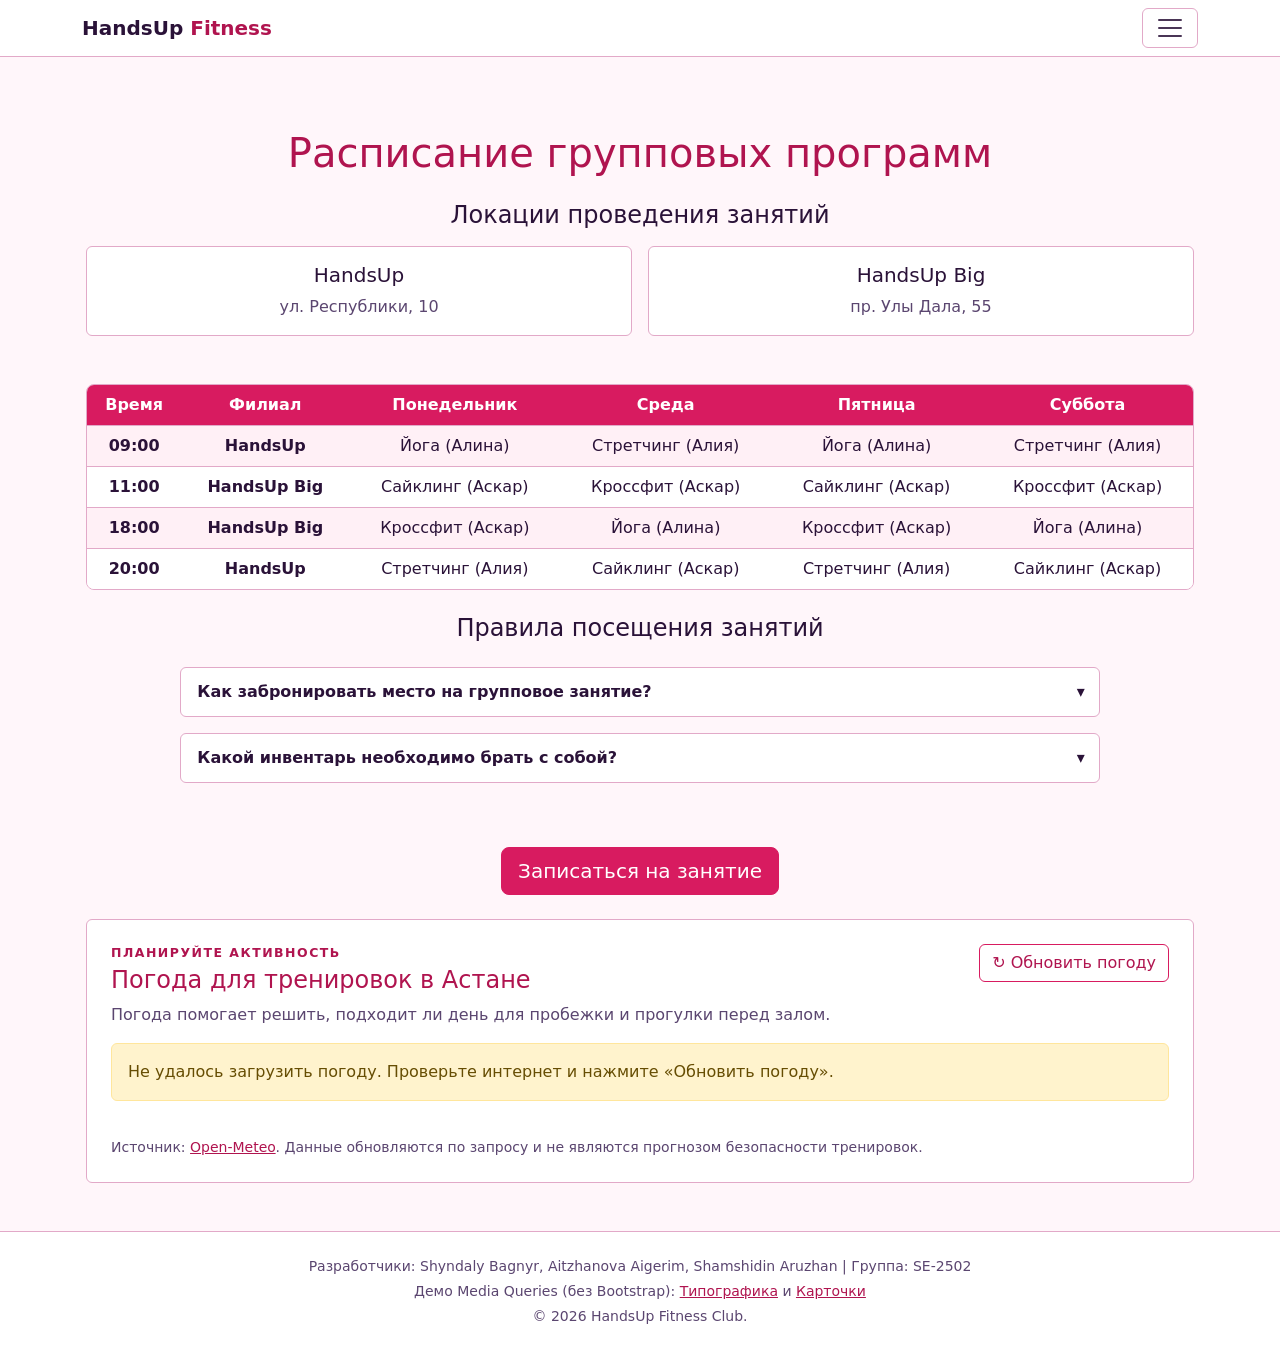
<file: schedule.html>
<!DOCTYPE html>
<html lang="ru" data-bs-theme="dark">
<head>
    <meta charset="UTF-8">
    <meta name="viewport" content="width=device-width, initial-scale=1">
    <title>HandsUp Fitness | Расписание</title>
    <meta name="description" content="Расписание групповых занятий HandsUp Fitness Club: йога, стретчинг, сайклинг и кроссфит.">
    <link rel="icon" href="data:image/svg+xml,<svg xmlns=%22http://www.w3.org/2000/svg%22 viewBox=%220 0 100 100%22><text y=%22.9em%22 font-size=%2290%22>🏋️</text></svg>">
    <script src="js/theme.js"></script>
    <link rel="stylesheet" href="css/bootstrap.min.css">
    <link rel="stylesheet" href="css/style.css">
    <link rel="stylesheet" href="css/final.css">
    <script src="js/jquery.min.js"></script>
    <script src="js/script.js"></script>
</head>
<body class="d-flex flex-column min-vh-100">
    <a class="visually-hidden-focusable btn btn-primary position-absolute top-0 start-0 m-2 z-3" href="#content">Перейти к содержимому</a>

    <nav class="navbar navbar-expand-xxl bg-body-tertiary sticky-top border-bottom" aria-label="Основная навигация">
        <div class="container">
            <a class="navbar-brand fw-bold" href="index.html">HandsUp <span class="text-brand">Fitness</span></a>
            <button class="navbar-toggler" type="button" data-bs-toggle="collapse" data-bs-target="#mainNav"
                    aria-controls="mainNav" aria-expanded="false" aria-label="Открыть меню">
                <span class="navbar-toggler-icon"></span>
            </button>
            <div class="collapse navbar-collapse" id="mainNav">
                <ul class="navbar-nav ms-auto mb-2 mb-xl-0 gap-xl-1">
                    <li class="nav-item"><a id="nav-home" class="nav-link rounded px-xl-3 fw-semibold" href="index.html">Главная</a></li>
                    <li class="nav-item"><a id="nav-pricing" class="nav-link rounded px-xl-3 fw-semibold" href="pricing.html">Абонементы</a></li>
                    <li class="nav-item"><a id="nav-schedule" class="nav-link active rounded px-xl-3 fw-semibold" aria-current="page" href="schedule.html">Расписание</a></li>
                    <li class="nav-item"><a id="nav-branches" class="nav-link rounded px-xl-3 fw-semibold" href="branches.html">Филиалы</a></li>
                    <li class="nav-item"><a id="nav-trainers" class="nav-link rounded px-xl-3 fw-semibold" href="trainers.html">Тренеры</a></li>
                    <li class="nav-item"><a id="nav-profile" class="nav-link rounded px-xl-3 fw-semibold" href="profile.html">Запись / Профиль</a></li>
                    <li class="nav-item"><a id="nav-signup" class="nav-link rounded px-xl-2 fw-semibold" href="signup.html">Регистрация</a></li>
                    <li class="nav-item"><a id="nav-login" class="nav-link rounded px-xl-2 fw-semibold" href="login.html">Войти</a></li>
                    <li class="nav-item nav-tools ms-xl-2 mt-2 mt-xl-0">
                        <button type="button" id="themeToggle" class="btn btn-outline-primary btn-sm" aria-label="Переключить тему: день / ночь" title="День / Ночь">☀️</button>
                        <button type="button" id="soundToggle" class="btn btn-outline-primary btn-sm" aria-label="Включить или выключить звуки" title="Звук" aria-pressed="true">🔊</button>
                    </li>
                </ul>
            </div>
        </div>
    </nav>

    <main id="content" class="container px-3 py-4 py-lg-5 mt-lg-4">

        <h1 id="page-heading" class="text-center text-brand mb-4">Расписание групповых программ</h1>

        <section class="mb-4 mb-lg-5" aria-labelledby="loc-title">
            <h2 id="loc-title" class="h4 text-center mb-3">Локации проведения занятий</h2>
            <div class="row g-3">
                <div class="col-12 col-lg-6">
                    <div class="card h-100 text-center">
                        <div class="card-body">
                            <h3 class="card-title h5">HandsUp</h3>
                            <p class="card-text text-body-secondary mb-0">ул. Республики, 10</p>
                        </div>
                    </div>
                </div>
                <div class="col-12 col-lg-6">
                    <div class="card h-100 text-center">
                        <div class="card-body">
                            <h3 class="card-title h5">HandsUp Big</h3>
                            <p class="card-text text-body-secondary mb-0">пр. Улы Дала, 55</p>
                        </div>
                    </div>
                </div>
            </div>
        </section>

        <div class="table-responsive border rounded-3 mb-4">
            <table class="table table-striped table-hover align-middle text-center mb-0">
                <caption class="visually-hidden">Расписание групповых занятий по дням недели</caption>
                <thead>
                    <tr>
                        <th scope="col">Время</th>
                        <th scope="col">Филиал</th>
                        <th scope="col">Понедельник</th>
                        <th scope="col">Среда</th>
                        <th scope="col">Пятница</th>
                        <th scope="col">Суббота</th>
                    </tr>
                </thead>
                <tbody>
                    <tr>
                        <th scope="row">09:00</th>
                        <td><strong>HandsUp</strong></td>
                        <td>Йога (Алина)</td>
                        <td>Стретчинг (Алия)</td>
                        <td>Йога (Алина)</td>
                        <td>Стретчинг (Алия)</td>
                    </tr>
                    <tr>
                        <th scope="row">11:00</th>
                        <td><strong>HandsUp Big</strong></td>
                        <td>Сайклинг (Аскар)</td>
                        <td>Кроссфит (Аскар)</td>
                        <td>Сайклинг (Аскар)</td>
                        <td>Кроссфит (Аскар)</td>
                    </tr>
                    <tr>
                        <th scope="row">18:00</th>
                        <td><strong>HandsUp Big</strong></td>
                        <td>Кроссфит (Аскар)</td>
                        <td>Йога (Алина)</td>
                        <td>Кроссфит (Аскар)</td>
                        <td>Йога (Алина)</td>
                    </tr>
                    <tr>
                        <th scope="row">20:00</th>
                        <td><strong>HandsUp</strong></td>
                        <td>Стретчинг (Алия)</td>
                        <td>Сайклинг (Аскар)</td>
                        <td>Стретчинг (Алия)</td>
                        <td>Сайклинг (Аскар)</td>
                    </tr>
                </tbody>
            </table>
        </div>

        <!-- TASK 2: Custom JavaScript Accordion for Schedule Rules -->
        <section class="mb-4 mb-lg-5" aria-labelledby="schedule-rules-title">
            <h2 id="schedule-rules-title" class="h4 text-center mb-4">Правила посещения занятий</h2>
            <div class="row justify-content-center">
                <div class="col-lg-10">
                    <div class="mb-3">
                        <div class="custom-accordion-header">Как забронировать место на групповое занятие?</div>
                        <div class="custom-accordion-content text-body-secondary">
                            Вы можете забронировать место онлайн через страницу профиля или позвонить на ресепшн клуба не позднее чем за 2 часа до начала тренировки.
                        </div>
                    </div>
                    <div class="mb-3">
                        <div class="custom-accordion-header">Какой инвентарь необходимо брать с собой?</div>
                        <div class="custom-accordion-content text-body-secondary">
                            Пожалуйста, возьмите удобную спортивную одежду, чистую сменную обувь и личную бутылку с водой. Коврики и специальный инвентарь предоставляются клубом.
                        </div>
                    </div>
                </div>
            </div>
        </section>

        <div class="text-center mt-4">
            <a class="btn btn-primary btn-lg" href="profile.html">Записаться на занятие</a>
        </div>
        <!-- FINAL: Open-Meteo public API — no key, no backend. -->
        <section id="weather-section" class="card p-3 p-md-4 mt-4 weather-panel" aria-labelledby="weather-title">
            <div class="d-flex flex-wrap justify-content-between gap-3 align-items-start">
                <div>
                    <p class="eyebrow mb-1">Планируйте активность</p>
                    <h2 id="weather-title" class="h4 text-brand mb-2">Погода для тренировок в Астане</h2>
                    <p class="text-body-secondary mb-2">Погода помогает решить, подходит ли день для пробежки и прогулки перед залом.</p>
                </div>
                <button id="weather-refresh-btn" type="button" class="btn btn-outline-primary">↻ Обновить погоду</button>
            </div>
            <div id="weather-loading" class="small text-body-secondary" role="status">Загружаем данные...</div>
            <div id="weather-error" class="alert alert-warning mt-2" role="alert" hidden></div>
            <div id="weather-content" class="weather-stats" hidden>
                <div class="weather-stat"><span class="weather-symbol" aria-hidden="true">🌡️</span><strong id="weather-temperature">—</strong><span class="small text-body-secondary">Температура</span></div>
                <div class="weather-stat"><span class="weather-symbol" aria-hidden="true">💨</span><strong id="weather-wind">—</strong><span class="small text-body-secondary">Ветер</span></div>
                <div class="weather-stat"><span class="weather-symbol" aria-hidden="true">☁️</span><strong id="weather-condition">—</strong><span class="small text-body-secondary">Состояние</span></div>
            </div>
            <p id="weather-advice" class="small mt-3 mb-1" aria-live="polite"></p>
            <p class="small text-body-secondary mb-0">Источник: <a id="weather-source-link" href="https://open-meteo.com/" target="_blank" rel="noopener noreferrer">Open-Meteo</a>. Данные обновляются по запросу и не являются прогнозом безопасности тренировок.</p>
        </section>
    </main>

    <footer class="bg-body-tertiary border-top mt-auto py-4 text-center text-body-secondary small">
        <div class="container px-sm-2">
            <p class="mb-1">Разработчики: Shyndaly Bagnyr, Aitzhanova Aigerim, Shamshidin Aruzhan | Группа: SE-2502</p>
            <p class="mb-1">Демо Media Queries (без Bootstrap): <a href="media-typography.html">Типографика</a> и <a href="media-cards.html">Карточки</a></p>
            <p class="mb-0">&copy; 2026 HandsUp Fitness Club.</p>
        </div>
    </footer>

    <script src="js/bootstrap.bundle.min.js"></script>
    <script src="js/main.js"></script>
    <script src="js/final.js" defer></script>
</body>
</html>
</file>
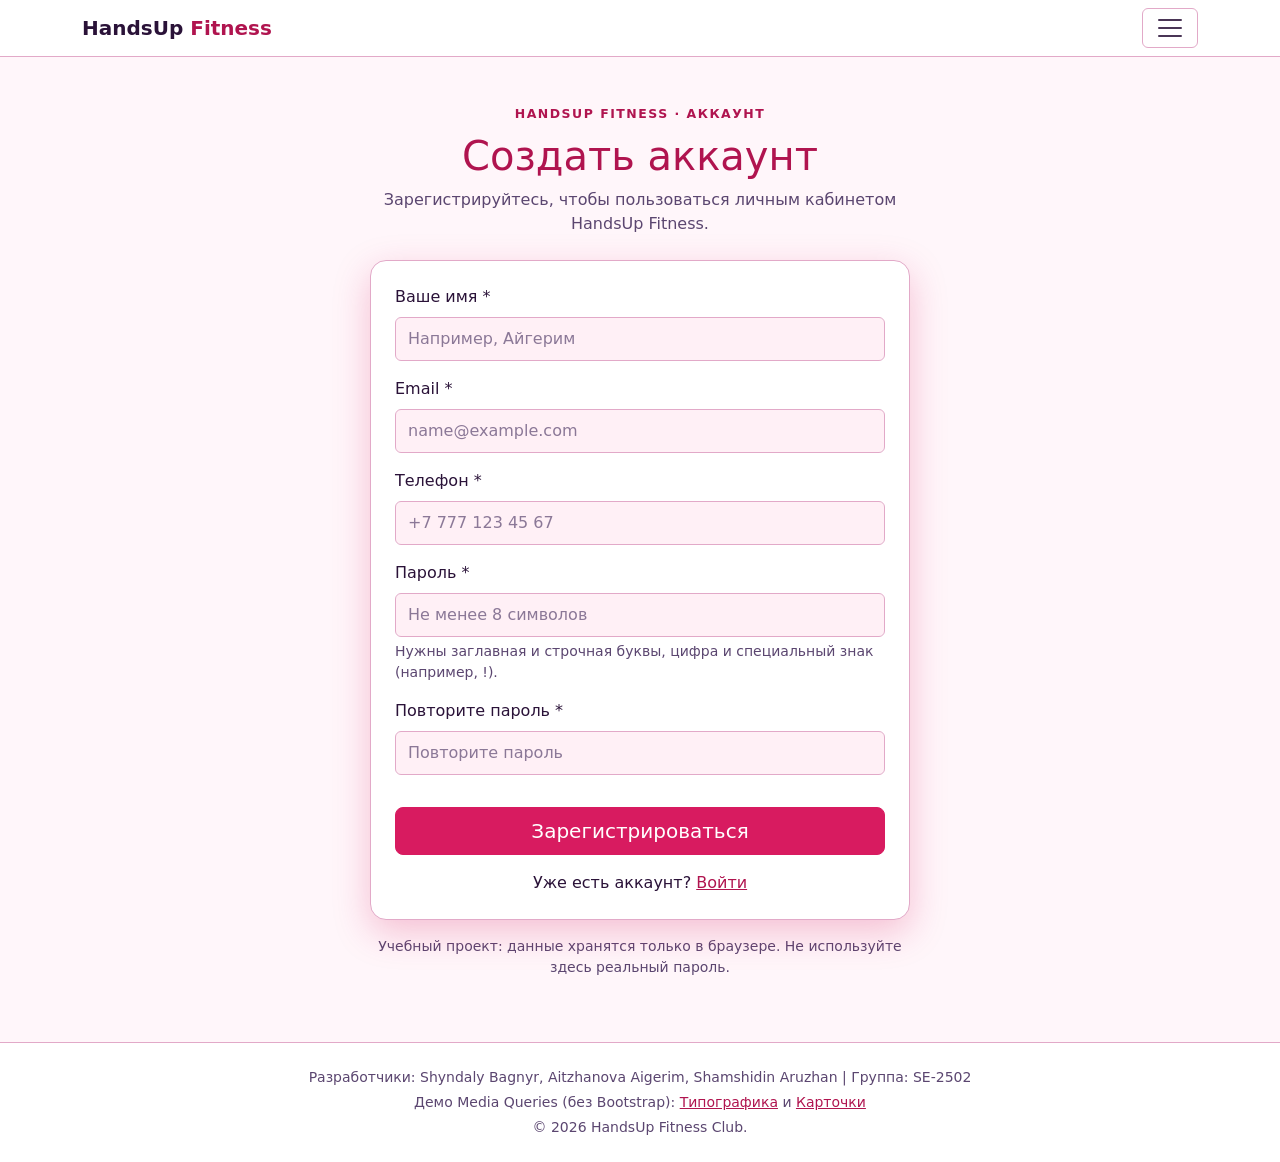
<file: signup.html>
<!DOCTYPE html>
<html lang="ru" data-bs-theme="dark">
<head>
    <meta charset="UTF-8">
    <meta name="viewport" content="width=device-width, initial-scale=1">
    <title>HandsUp Fitness Club | Создать аккаунт</title>
    <meta name="description" content="Запись на тренировку и создание личного кабинета в HandsUp Fitness Club.">
    <link rel="icon" href="data:image/svg+xml,<svg xmlns=%22http://www.w3.org/2000/svg%22 viewBox=%220 0 100 100%22><text y=%22.9em%22 font-size=%2290%22>🏋️</text></svg>">
    <script src="js/theme.js"></script>
    <link rel="stylesheet" href="css/bootstrap.min.css">
    <link rel="stylesheet" href="css/style.css">
    <link rel="stylesheet" href="css/final.css">
    <script src="js/jquery.min.js"></script>
    <script src="js/script.js"></script>
</head>
<body class="d-flex flex-column min-vh-100">
    <a class="visually-hidden-focusable btn btn-primary position-absolute top-0 start-0 m-2 z-3" href="#content">Перейти к содержимому</a>

    <nav class="navbar navbar-expand-xxl bg-body-tertiary sticky-top border-bottom" aria-label="Основная навигация">
        <div class="container">
            <a class="navbar-brand fw-bold" href="index.html">HandsUp <span class="text-brand">Fitness</span></a>
            <button class="navbar-toggler" type="button" data-bs-toggle="collapse" data-bs-target="#mainNav"
                    aria-controls="mainNav" aria-expanded="false" aria-label="Открыть меню">
                <span class="navbar-toggler-icon"></span>
            </button>
            <div class="collapse navbar-collapse" id="mainNav">
                <ul class="navbar-nav ms-auto mb-2 mb-xl-0 gap-xl-1">
                    <li class="nav-item"><a id="nav-home" class="nav-link rounded px-xl-3 fw-semibold" href="index.html">Главная</a></li>
                    <li class="nav-item"><a id="nav-pricing" class="nav-link rounded px-xl-3 fw-semibold" href="pricing.html">Абонементы</a></li>
                    <li class="nav-item"><a id="nav-schedule" class="nav-link rounded px-xl-3 fw-semibold" href="schedule.html">Расписание</a></li>
                    <li class="nav-item"><a id="nav-branches" class="nav-link rounded px-xl-3 fw-semibold" href="branches.html">Филиалы</a></li>
                    <li class="nav-item"><a id="nav-trainers" class="nav-link rounded px-xl-3 fw-semibold" href="trainers.html">Тренеры</a></li>
                    <li class="nav-item"><a id="nav-profile" class="nav-link rounded px-xl-3 fw-semibold" href="profile.html">Запись / Профиль</a></li>
                    <li class="nav-item"><a id="nav-signup" class="nav-link active rounded px-xl-2 fw-semibold" aria-current="page" href="signup.html">Регистрация</a></li>
                    <li class="nav-item"><a id="nav-login" class="nav-link rounded px-xl-2 fw-semibold" href="login.html">Войти</a></li>
                    <li class="nav-item nav-tools ms-xl-2 mt-2 mt-xl-0">
                        <button type="button" id="themeToggle" class="btn btn-outline-primary btn-sm" aria-label="Переключить тему: день / ночь" title="День / Ночь">☀️</button>
                        <button type="button" id="soundToggle" class="btn btn-outline-primary btn-sm" aria-label="Включить или выключить звуки" title="Звук" aria-pressed="true">🔊</button>
                    </li>
                </ul>
            </div>
        </div>
    </nav>

    <main id="content" class="container px-3 py-4 py-lg-5 flex-grow-1">
        <section id="auth-section" class="mx-auto auth-shell" aria-labelledby="page-heading">
            <p class="eyebrow text-center mb-2">HANDSUP FITNESS · АККАУНТ</p>
            <h1 id="page-heading" class="text-center text-brand mb-2">Создать аккаунт</h1>
            <p class="text-center text-body-secondary mb-4">Зарегистрируйтесь, чтобы пользоваться личным кабинетом HandsUp Fitness.</p>
            
<form id="signup-form" class="card p-4 auth-form" novalidate>
    <div class="mb-3"><label class="form-label" for="signup-name">Ваше имя *</label><input class="form-control" id="signup-name" type="text" autocomplete="name" placeholder="Например, Айгерим"><div id="signup-name-error" class="invalid-feedback"></div></div>
    <div class="mb-3"><label class="form-label" for="signup-email">Email *</label><input class="form-control" id="signup-email" type="text" inputmode="email" autocomplete="email" placeholder="name@example.com"><div id="signup-email-error" class="invalid-feedback"></div></div>
    <div class="mb-3"><label class="form-label" for="signup-phone">Телефон *</label><input class="form-control" id="signup-phone" type="tel" inputmode="tel" autocomplete="tel" placeholder="+7 777 123 45 67"><div id="signup-phone-error" class="invalid-feedback"></div></div>
    <div class="mb-3"><label class="form-label" for="signup-password">Пароль *</label><input class="form-control" id="signup-password" type="password" autocomplete="new-password" placeholder="Не менее 8 символов"><div class="form-text">Нужны заглавная и строчная буквы, цифра и специальный знак (например, !).</div><div id="signup-password-error" class="invalid-feedback"></div></div>
    <div class="mb-3"><label class="form-label" for="signup-confirm">Повторите пароль *</label><input class="form-control" id="signup-confirm" type="password" autocomplete="new-password" placeholder="Повторите пароль"><div id="signup-confirm-error" class="invalid-feedback"></div></div>
    <div id="signup-form-message" class="mb-3" role="status" aria-live="polite"></div>
    <button id="signup-submit-btn" type="submit" class="btn btn-primary btn-lg w-100">Зарегистрироваться</button>
    <p class="text-center mt-3 mb-0">Уже есть аккаунт? <a id="signup-login-link" href="login.html">Войти</a></p>
</form>
            <p id="demo-safety-note" class="small text-body-secondary text-center mt-3">Учебный проект: данные хранятся только в браузере. Не используйте здесь реальный пароль.</p>
        </section>
    </main>
    <footer class="bg-body-tertiary border-top mt-auto py-4 text-center text-body-secondary small">
        <div class="container px-sm-2">
            <p class="mb-1">Разработчики: Shyndaly Bagnyr, Aitzhanova Aigerim, Shamshidin Aruzhan | Группа: SE-2502</p>
            <p class="mb-1">Демо Media Queries (без Bootstrap): <a href="media-typography.html">Типографика</a> и <a href="media-cards.html">Карточки</a></p>
            <p class="mb-0">&copy; 2026 HandsUp Fitness Club.</p>
        </div>
    </footer>

    <script src="js/bootstrap.bundle.min.js"></script>
    <script src="js/main.js"></script>
    <script src="js/final.js" defer></script>
</body>
</html>
</file>
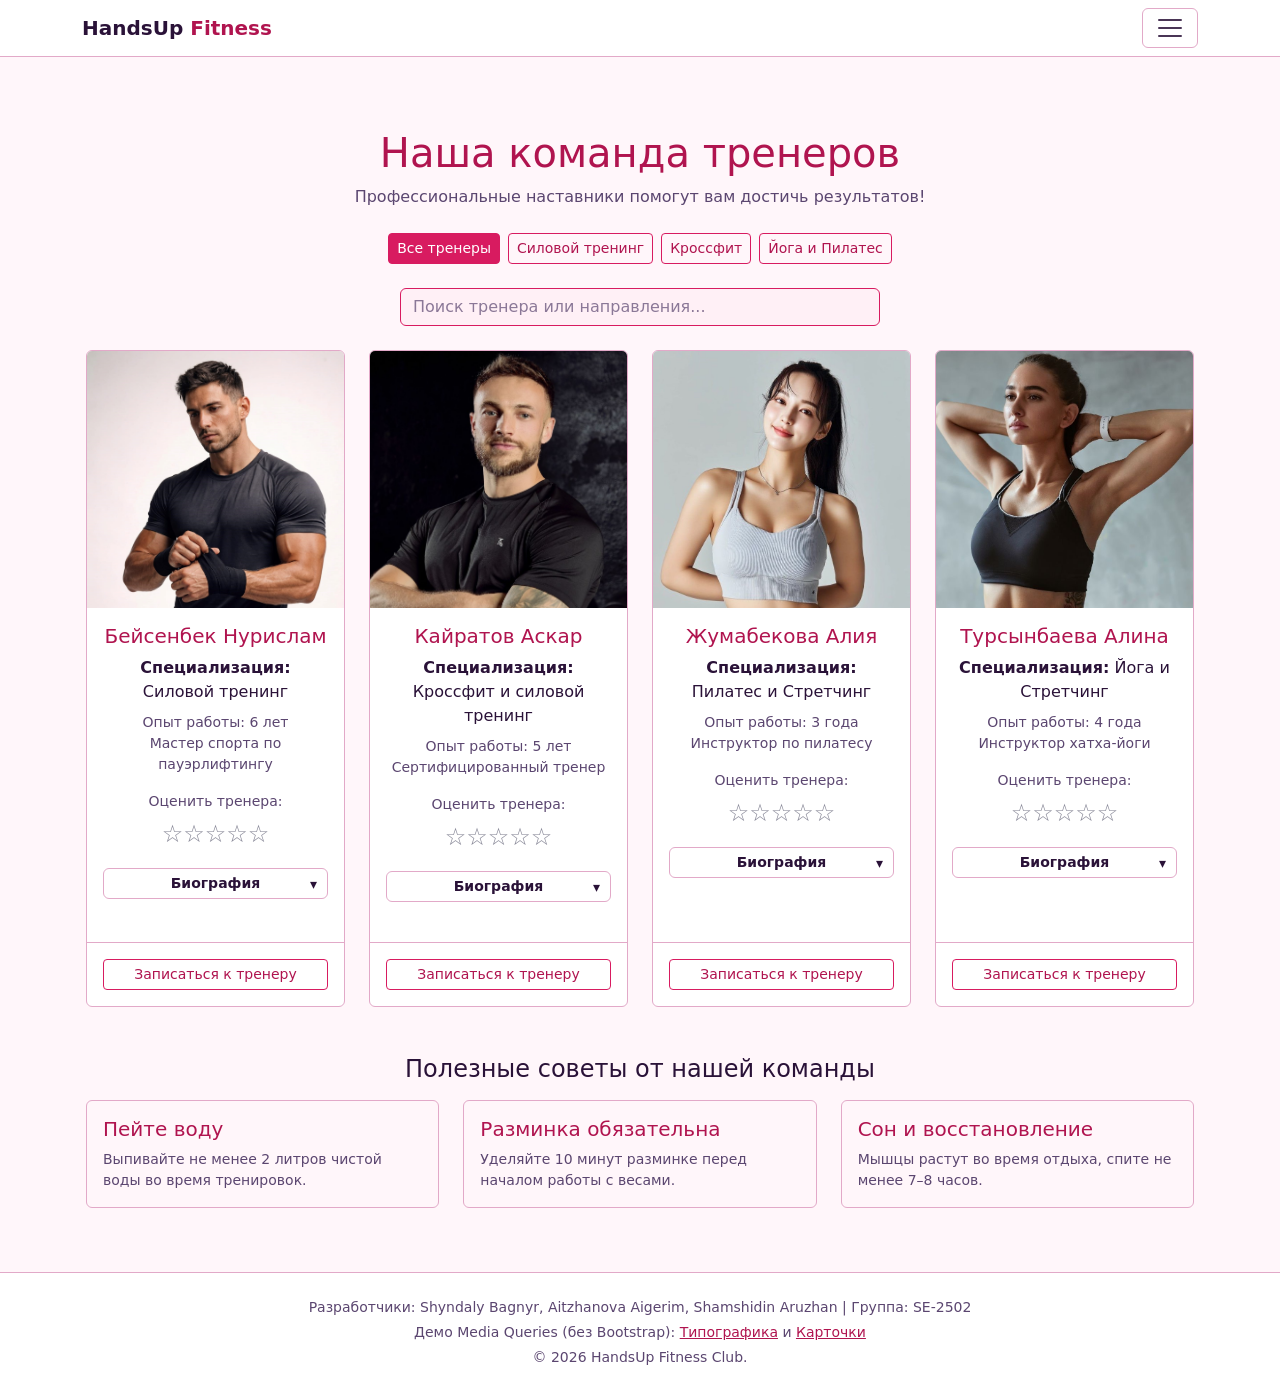
<file: trainers.html>
<!DOCTYPE html>
<html lang="ru" data-bs-theme="dark">
<head>
    <meta charset="UTF-8">
    <meta name="viewport" content="width=device-width, initial-scale=1">
    <title>HandsUp Fitness Club | Тренеры</title>
    <meta name="description" content="Тренеры HandsUp Fitness Club: поиск, фильтр по направлению и рейтинг.">
    <link rel="icon" href="data:image/svg+xml,<svg xmlns=%22http://www.w3.org/2000/svg%22 viewBox=%220 0 100 100%22><text y=%22.9em%22 font-size=%2290%22>🏋️</text></svg>">
    <script src="js/theme.js"></script>
    <link rel="stylesheet" href="css/bootstrap.min.css">
    <link rel="stylesheet" href="css/style.css">
    <link rel="stylesheet" href="css/final.css">
    <script src="js/jquery.min.js"></script>
    <script src="js/script.js"></script>
</head>
<body class="d-flex flex-column min-vh-100">
    <a class="visually-hidden-focusable btn btn-primary position-absolute top-0 start-0 m-2 z-3" href="#content">Перейти к содержимому</a>

    <nav class="navbar navbar-expand-xxl bg-body-tertiary sticky-top border-bottom" aria-label="Основная навигация">
        <div class="container">
            <a class="navbar-brand fw-bold" href="index.html">HandsUp <span class="text-brand">Fitness</span></a>
            <button class="navbar-toggler" type="button" data-bs-toggle="collapse" data-bs-target="#mainNav"
                    aria-controls="mainNav" aria-expanded="false" aria-label="Открыть меню">
                <span class="navbar-toggler-icon"></span>
            </button>
            <div class="collapse navbar-collapse" id="mainNav">
                <ul class="navbar-nav ms-auto mb-2 mb-xl-0 gap-xl-1">
                    <li class="nav-item"><a id="nav-home" class="nav-link rounded px-xl-3 fw-semibold" href="index.html">Главная</a></li>
                    <li class="nav-item"><a id="nav-pricing" class="nav-link rounded px-xl-3 fw-semibold" href="pricing.html">Абонементы</a></li>
                    <li class="nav-item"><a id="nav-schedule" class="nav-link rounded px-xl-3 fw-semibold" href="schedule.html">Расписание</a></li>
                    <li class="nav-item"><a id="nav-branches" class="nav-link rounded px-xl-3 fw-semibold" href="branches.html">Филиалы</a></li>
                    <li class="nav-item"><a id="nav-trainers" class="nav-link active rounded px-xl-3 fw-semibold" aria-current="page" href="trainers.html">Тренеры</a></li>
                    <li class="nav-item"><a id="nav-profile" class="nav-link rounded px-xl-3 fw-semibold" href="profile.html">Запись / Профиль</a></li>
                    <li class="nav-item"><a id="nav-signup" class="nav-link rounded px-xl-2 fw-semibold" href="signup.html">Регистрация</a></li>
                    <li class="nav-item"><a id="nav-login" class="nav-link rounded px-xl-2 fw-semibold" href="login.html">Войти</a></li>
                    <li class="nav-item nav-tools ms-xl-2 mt-2 mt-xl-0">
                        <button type="button" id="themeToggle" class="btn btn-outline-primary btn-sm" aria-label="Переключить тему: день / ночь" title="День / Ночь">☀️</button>
                        <button type="button" id="soundToggle" class="btn btn-outline-primary btn-sm" aria-label="Включить или выключить звуки" title="Звук" aria-pressed="true">🔊</button>
                    </li>
                </ul>
            </div>
        </div>
    </nav>

    <main id="content" class="container px-3 py-4 py-lg-5 mt-lg-4">

        <h1 id="page-heading" class="text-center text-brand mb-2">Наша команда тренеров</h1>
        <p class="text-center text-body-secondary mb-4">Профессиональные наставники помогут вам достичь результатов!</p>

        <!-- Кнопки фильтрации с использованием Switch Statements в JS -->
        <div class="d-flex justify-content-center gap-2 mb-4 flex-wrap">
            <button id="trainer-filter-all" class="btn btn-outline-primary btn-sm filter-btn active-filter" data-category="all">Все тренеры</button>
            <button id="trainer-filter-strength" class="btn btn-outline-primary btn-sm filter-btn" data-category="strength">Силовой тренинг</button>
            <button id="trainer-filter-crossfit" class="btn btn-outline-primary btn-sm filter-btn" data-category="crossfit">Кроссфит</button>
            <button id="trainer-filter-yoga" class="btn btn-outline-primary btn-sm filter-btn" data-category="yoga">Йога и Пилатес</button>
        </div>

        <div class="search-wrap">
            <input type="search" id="trainerSearch" class="form-control" placeholder="Поиск тренера или направления..." autocomplete="off" aria-label="Поиск тренеров">
            <ul id="suggestions" role="listbox"></ul>
        </div>
        <p id="noResults">Тренеры не найдены</p>

        <div class="row row-cols-1 row-cols-sm-2 row-cols-lg-4 g-4 mb-4" id="trainersContainer">
            <!-- Trainer 1 -->
            <div id="trainer-card-1" class="col trainer-card-col" data-category="strength">
                <article class="card h-100 text-center">
                    <img src="[data-uri]" data-src="images/trainer-1.jpg" class="lazy card-img-top trainer-photo" alt="Тренер Бейсенбек Нурислам">
                    <div class="card-body">
                        <h2 class="card-title h5 text-brand">Бейсенбек Нурислам</h2>
                        <p class="card-text mb-2"><strong>Специализация:</strong> Силовой тренинг</p>
                        <ul class="list-unstyled text-body-secondary small mb-3">
                            <li>Опыт работы: 6 лет</li>
                            <li>Мастер спорта по пауэрлифтингу</li>
                        </ul>
                        
                        <!-- Интерактивный рейтинг звездочками (DOM & querySelectorAll) -->
                        <div class="mb-3">
                            <span class="small text-body-secondary d-block mb-1">Оценить тренера:</span>
                            <div class="rating-stars" data-trainer="Нурислам Бейсенбек">
                                <span class="star">☆</span><span class="star">☆</span><span class="star">☆</span><span class="star">☆</span><span class="star">☆</span>
                            </div>
                        </div>

                        <div class="mb-2">
                            <div class="custom-accordion-header py-1 px-2 small text-center">Биография</div>
                            <div class="custom-accordion-content small text-body-secondary p-2">
                                Специализируется на наборе массы, увеличении силовых показателей и безопасной технике работы со штангой.
                            </div>
                        </div>
                    </div>
                    <div class="card-footer py-3 bg-transparent">
                        <a class="btn btn-outline-primary btn-sm w-100" href="profile.html">Записаться к тренеру</a>
                    </div>
                </article>
            </div>

            <!-- Trainer 2 -->
            <div id="trainer-card-2" class="col trainer-card-col" data-category="crossfit">
                <article class="card h-100 text-center">
                    <img src="[data-uri]" data-src="images/trainer-3.jpg" class="lazy card-img-top trainer-photo" alt="Тренер Кайратов Аскар">
                    <div class="card-body">
                        <h2 class="card-title h5 text-brand">Кайратов Аскар</h2>
                        <p class="card-text mb-2"><strong>Специализация:</strong> Кроссфит и силовой тренинг</p>
                        <ul class="list-unstyled text-body-secondary small mb-3">
                            <li>Опыт работы: 5 лет</li>
                            <li>Сертифицированный тренер</li>
                        </ul>

                        <div class="mb-3">
                            <span class="small text-body-secondary d-block mb-1">Оценить тренера:</span>
                            <div class="rating-stars" data-trainer="Аскар Кайратов">
                                <span class="star">☆</span><span class="star">☆</span><span class="star">☆</span><span class="star">☆</span><span class="star">☆</span>
                            </div>
                        </div>

                        <div class="mb-2">
                            <div class="custom-accordion-header py-1 px-2 small text-center">Биография</div>
                            <div class="custom-accordion-content small text-body-secondary p-2">
                                Помогает развить выносливость, координацию и взрывную силу через интенсивные функциональные тренировки.
                            </div>
                        </div>
                    </div>
                    <div class="card-footer py-3 bg-transparent">
                        <a class="btn btn-outline-primary btn-sm w-100" href="profile.html">Записаться к тренеру</a>
                    </div>
                </article>
            </div>

            <!-- Trainer 3 -->
            <div id="trainer-card-3" class="col trainer-card-col" data-category="yoga">
                <article class="card h-100 text-center">
                    <img src="[data-uri]" data-src="images/trainer-4.jpg" class="lazy card-img-top trainer-photo" alt="Тренер Жумабекова Алия">
                    <div class="card-body">
                        <h2 class="card-title h5 text-brand">Жумабекова Алия</h2>
                        <p class="card-text mb-2"><strong>Специализация:</strong> Пилатес и Стретчинг</p>
                        <ul class="list-unstyled text-body-secondary small mb-3">
                            <li>Опыт работы: 3 года</li>
                            <li>Инструктор по пилатесу</li>
                        </ul>

                        <div class="mb-3">
                            <span class="small text-body-secondary d-block mb-1">Оценить тренера:</span>
                            <div class="rating-stars" data-trainer="Алия Жумабекова">
                                <span class="star">☆</span><span class="star">☆</span><span class="star">☆</span><span class="star">☆</span><span class="star">☆</span>
                            </div>
                        </div>

                        <div class="mb-2">
                            <div class="custom-accordion-header py-1 px-2 small text-center">Биография</div>
                            <div class="custom-accordion-content small text-body-secondary p-2">
                                Эксперт по укреплению мышечного корсета, улучшению гибкости и снятию напряжения в спине после сидячей работы.
                            </div>
                        </div>
                    </div>
                    <div class="card-footer py-3 bg-transparent">
                        <a class="btn btn-outline-primary btn-sm w-100" href="profile.html">Записаться к тренеру</a>
                    </div>
                </article>
            </div>

            <!-- Trainer 4 -->
            <div id="trainer-card-4" class="col trainer-card-col" data-category="yoga">
                <article class="card h-100 text-center">
                    <img src="[data-uri]" data-src="images/trainer-2.jpg" class="lazy card-img-top trainer-photo" alt="Тренер Турсынбаева Алина">
                    <div class="card-body">
                        <h2 class="card-title h5 text-brand">Турсынбаева Алина</h2>
                        <p class="card-text mb-2"><strong>Специализация:</strong> Йога и Стретчинг</p>
                        <ul class="list-unstyled text-body-secondary small mb-3">
                            <li>Опыт работы: 4 года</li>
                            <li>Инструктор хатха-йоги</li>
                        </ul>

                        <div class="mb-3">
                            <span class="small text-body-secondary d-block mb-1">Оценить тренера:</span>
                            <div class="rating-stars" data-trainer="Алина Турсынбаева">
                                <span class="star">☆</span><span class="star">☆</span><span class="star">☆</span><span class="star">☆</span><span class="star">☆</span>
                            </div>
                        </div>

                        <div class="mb-2">
                            <div class="custom-accordion-header py-1 px-2 small text-center">Биография</div>
                            <div class="custom-accordion-content small text-body-secondary p-2">
                                Практикует осознанный подход к движению, помогает обрести душевное равновесие и гармонию тела через йогу.
                            </div>
                        </div>
                    </div>
                    <div class="card-footer py-3 bg-transparent">
                        <a class="btn btn-outline-primary btn-sm w-100" href="profile.html">Записаться к тренеру</a>
                    </div>
                </article>
            </div>
        </div>

        <p id="averageRating" class="text-center text-brand fw-semibold" role="status"></p>

        <!-- Демонстрация массивов и методов (Higher-Order Functions / map) -->
        <section class="mt-5">
            <h2 class="h4 text-center mb-3">Полезные советы от нашей команды</h2>
            <div class="row" id="dynamicTipsContainer">
                <!-- Динамически заполняется через JS (массивы + map) -->
            </div>
        </section>

    </main>

    <footer class="bg-body-tertiary border-top mt-auto py-4 text-center text-body-secondary small">
        <div class="container px-sm-2">
            <p class="mb-1">Разработчики: Shyndaly Bagnyr, Aitzhanova Aigerim, Shamshidin Aruzhan | Группа: SE-2502</p>
            <p class="mb-1">Демо Media Queries (без Bootstrap): <a href="media-typography.html">Типографика</a> и <a href="media-cards.html">Карточки</a></p>
            <p class="mb-0">&copy; 2026 HandsUp Fitness Club.</p>
        </div>
    </footer>

    <script src="js/bootstrap.bundle.min.js"></script>
    <script src="js/main.js"></script>
    <script src="js/final.js" defer></script>
</body>
</html>
</file>
<file: css/final.css>
/* ======================================================================
   HANDSUP FINAL PROJECT — EASY EDIT CSS
   The original purple/pink colors are in css/style.css, unchanged.
   This file styles only the new final-project features and improvements.
   ====================================================================== */

/* The hidden attribute must always beat component display styles. */
[hidden] { display: none !important; }

/* Reusable layout for the two new account pages. */
.auth-shell { max-width: 540px; }
.auth-form { border: 1px solid var(--hu-border); border-radius: 16px; box-shadow: 0 12px 36px var(--hu-shadow); }
.auth-form .form-control { min-height: 44px; }
.auth-form .invalid-feedback { min-height: 1.25rem; margin-top: 0.25rem; }
.auth-form .is-invalid { border-color: #ed4b70; }
.auth-form .is-valid { border-color: #36a783; }
.eyebrow { color: var(--hu-accent-text); font-size: 0.78rem; font-weight: 800; letter-spacing: .12em; text-transform: uppercase; }

/* Profile is an independent section so the booking form is left unchanged. */
#account-panel { border-color: var(--hu-border); background: var(--hu-surface); }
.account-grid dt { color: var(--hu-accent-text); }
.account-grid dd { overflow-wrap: anywhere; }
#logout-btn { transition: transform .2s ease, box-shadow .2s ease; }
#logout-btn:hover { transform: translateY(-2px); }

/* External API cards adapt from a horizontal row to a mobile stack. */
.weather-panel { border: 1px solid var(--hu-border); background: var(--hu-surface); }
.weather-stats { display: grid; grid-template-columns: repeat(3, minmax(0, 1fr)); gap: 1rem; margin-top: 1rem; }
.weather-stat { background: var(--hu-surface-2); border: 1px solid var(--hu-border); border-radius: 14px; padding: 1.15rem .8rem; min-width: 0; display: flex; flex-direction: column; align-items: center; text-align: center; gap: .25rem; }
.weather-stat strong { font-size: clamp(1.1rem, 2.4vw, 1.6rem); color: var(--hu-accent-text); }
.weather-symbol { font-size: 1.5rem; }

/* More comfortable mobile navigation and forms. */
img { max-width: 100%; }
.card, .navbar, .table-responsive { min-width: 0; }
.nav-link, .btn, .auth-form input { transition: box-shadow .2s ease, transform .2s ease, background-color .2s ease; }
.btn:hover:not(:disabled) { transform: translateY(-2px); box-shadow: 0 6px 18px var(--hu-shadow); }
:focus-visible { outline: 3px solid var(--hu-highlight); outline-offset: 3px; }
#weather-refresh-btn:disabled { opacity: .65; cursor: wait; }

@media (max-width: 575px) {
    .weather-stats { grid-template-columns: 1fr; gap: .65rem; }
    .weather-stat { flex-direction: row; justify-content: space-between; text-align: left; padding: .75rem 1rem; }
    .auth-form { padding: 1.1rem !important; }
    .navbar .nav-link { padding: .65rem .75rem; }
    #account-panel { padding: 1rem !important; }
}
@media (prefers-reduced-motion: reduce) {
    .btn, .nav-link, .auth-form input { transition: none; }
    *, *::before, *::after { scroll-behavior: auto !important; animation-duration: .01ms !important; }
}
</file>
<file: css/media.css>
:root {
    --bg: #0c0617;
    --card: #1f0b35;
    --purple: #8b1e8b;
    --pink: #d81b60;
    --pink-text: #ff8fb8;
    --gray: #d1c4e9;
    --gap: 1.25rem;
}
* { box-sizing: border-box; }
body {
    margin: 0;
    font-family: 'Segoe UI', Arial, sans-serif;
    line-height: 1.6;
    background: var(--bg);
    color: #fff;
}
a { color: var(--pink-text); }
a:hover { color: #fff; }

.site-header { background: var(--card); border-bottom: 2px solid var(--purple); padding: 0.75rem 1rem; }
.site-header ul { list-style: none; margin: 0; padding: 0; display: flex; flex-wrap: wrap; gap: 0.5rem 1.25rem; justify-content: center; }
.site-header a { text-decoration: none; font-weight: 600; }

main { max-width: 1100px; margin: 0 auto; padding: 1.5rem 1rem; }
.site-footer { background: var(--card); border-top: 2px solid var(--purple); text-align: center; padding: 1.25rem 1rem; font-size: 0.875rem; color: var(--gray); }
.site-footer p { margin: 0.25rem 0; }

/* Индикатор текущего диапазона — текст меняется media query'ями */
.bp { display: inline-block; background: var(--card); border: 1px solid var(--purple); border-radius: 999px; padding: 0.25rem 0.9rem; font-size: 0.9rem; color: var(--gray); }
.bp::after { content: "Mobile: до 575px"; }
@media (min-width: 576px) { .bp::after { content: "Tablet: 576–991px"; } }
@media (min-width: 992px) { .bp::after { content: "Desktop: от 992px"; } }

/* ---------- Task 1. Responsive Typography ---------- */
/* mobile */
h1 { font-size: 1.75rem; line-height: 1.2; color: var(--pink-text); }
h2 { font-size: 1.25rem; line-height: 1.3; }
.text p, .lead { font-size: 1rem; color: var(--gray); }
.lead { font-size: 1.0625rem; }

/* tablet */
@media (min-width: 576px) {
    h1 { font-size: 2.25rem; }
    h2 { font-size: 1.5rem; }
    .text p { font-size: 1.0625rem; }
    .lead { font-size: 1.25rem; }
}
/* desktop */
@media (min-width: 992px) {
    h1 { font-size: 3rem; }
    h2 { font-size: 1.875rem; }
    .text p { font-size: 1.25rem; }
    .lead { font-size: 1.5rem; }
    .text { max-width: 70ch; }
}

/* ---------- Task 2. Card group ---------- */
.cards { display: flex; flex-wrap: wrap; gap: var(--gap); margin-top: 1.5rem; }
/* mobile: столбиком */
.card-item {
    flex: 0 0 100%;
    background: var(--card);
    border: 1px solid var(--purple);
    border-radius: 12px;
    overflow: hidden;
    text-align: center;
    padding-bottom: 1rem;
}
/* tablet: по два в ряд */
@media (min-width: 576px) {
    .card-item { flex-basis: calc((100% - var(--gap)) / 2); }
}
/* desktop: по три в ряд */
@media (min-width: 992px) {
    .card-item { flex-basis: calc((100% - 2 * var(--gap)) / 3); }
}
.card-item img { width: 100%; height: 240px; object-fit: cover; object-position: center top; display: block; }
.card-item h2 { margin: 1rem 0 0.25rem; font-size: 1.25rem; }
.card-item p { margin: 0.25rem 1rem; color: var(--gray); font-size: 1rem; }
.card-item ul { list-style: none; margin: 0.5rem 0 0; padding: 0 1rem; color: var(--gray); font-size: 0.9rem; }
/* FINAL: Shared theme in earlier demo pages. */
html[data-bs-theme="light"] { --bg:#fff6fa; --card:#fff; --purple:#e2a9c8; --pink-text:#b0144f; --gray:#5b4670; }
html[data-bs-theme="light"] body { color:#2a1238; }
html[data-bs-theme="light"] a:hover {color:#6d0c31;}
.mini-theme-toggle {background:var(--card);color:var(--pink-text);border:1px solid var(--purple);border-radius:8px;cursor:pointer;padding:6px 12px;margin:8px auto;display:block;}
</file>
<file: css/style.css>
/* ==========================================================================
   HandsUp Fitness — theme layer over Bootstrap 5.3 (dark + light colour modes)
   All colours come from CSS variables, so the Day/Night switch only changes
   the data-bs-theme attribute on <html>.
   ========================================================================== */

/* ---------- Night theme (default) ---------- */
html[data-bs-theme="dark"] {
    --hu-bg: #0c0617;
    --hu-surface: #1f0b35;
    --hu-surface-2: #2a1046;
    --hu-surface-3: #160827;
    --hu-border: #8b1e8b;
    --hu-accent: #d81b60;
    --hu-accent-dark: #b0144f;
    --hu-accent-text: #ff8fb8;
    --hu-highlight: #ffc107;
    --hu-hero-from: #1f0b35;
    --hu-hero-to: #5d0c32;
    --hu-shadow: rgba(139, 30, 139, 0.35);

    --bs-body-bg: var(--hu-bg);
    --bs-body-color: #ffffff;
    --bs-secondary-color: #d1c4e9;
    --bs-tertiary-bg: var(--hu-surface);
    --bs-tertiary-bg-rgb: 31, 11, 53;
    --bs-border-color: var(--hu-border);
    --bs-link-color: #ff8fb8;
    --bs-link-hover-color: #ffffff;
    --bs-link-color-rgb: 255, 143, 184;
    --bs-link-hover-color-rgb: 255, 255, 255;
    --bs-emphasis-color: #ffffff;
}

/* ---------- Day theme ---------- */
html[data-bs-theme="light"] {
    --hu-bg: #fff6fa;
    --hu-surface: #ffffff;
    --hu-surface-2: #fde7f1;
    --hu-surface-3: #fff0f6;
    --hu-border: #e2a9c8;
    --hu-accent: #d81b60;
    --hu-accent-dark: #b0144f;
    --hu-accent-text: #b0144f;
    --hu-highlight: #ffd54f;
    --hu-hero-from: #ffe0ee;
    --hu-hero-to: #f3d5ff;
    --hu-shadow: rgba(216, 27, 96, 0.25);

    --bs-body-bg: var(--hu-bg);
    --bs-body-color: #2a1238;
    --bs-secondary-color: #5b4670;
    --bs-tertiary-bg: var(--hu-surface);
    --bs-tertiary-bg-rgb: 255, 255, 255;
    --bs-border-color: var(--hu-border);
    --bs-link-color: #b0144f;
    --bs-link-hover-color: #6d0c31;
    --bs-link-color-rgb: 176, 20, 79;
    --bs-link-hover-color-rgb: 109, 12, 49;
    --bs-emphasis-color: #1a0b25;
}

body { transition: background-color 0.4s ease, color 0.4s ease; }

.text-brand { color: var(--hu-accent-text); }
.hero-gradient { background: linear-gradient(135deg, var(--hu-hero-from), var(--hu-hero-to)); }

/* ---------- Buttons ---------- */
.btn-primary {
    --bs-btn-bg: #d81b60;
    --bs-btn-border-color: #d81b60;
    --bs-btn-color: #ffffff;
    --bs-btn-hover-bg: #b0144f;
    --bs-btn-hover-border-color: #b0144f;
    --bs-btn-hover-color: #ffffff;
    --bs-btn-active-bg: #95103f;
    --bs-btn-active-border-color: #95103f;
    --bs-btn-disabled-bg: #d81b60;
    --bs-btn-disabled-border-color: #d81b60;
    --bs-btn-focus-shadow-rgb: 216, 27, 96;
}
.btn-outline-primary {
    --bs-btn-color: var(--hu-accent-text);
    --bs-btn-border-color: #d81b60;
    --bs-btn-hover-bg: #d81b60;
    --bs-btn-hover-border-color: #d81b60;
    --bs-btn-hover-color: #ffffff;
    --bs-btn-active-bg: #b0144f;
    --bs-btn-active-border-color: #b0144f;
    --bs-btn-active-color: #ffffff;
    --bs-btn-disabled-color: var(--hu-accent-text);
    --bs-btn-disabled-border-color: #d81b60;
    --bs-btn-focus-shadow-rgb: 216, 27, 96;
}
.btn { transition: transform 0.15s ease, background-color 0.2s ease, color 0.2s ease, box-shadow 0.2s ease; }
.btn:active:not(:disabled) { transform: scale(0.96); }
.btn.pulse { animation: btnPulse 0.45s ease; }
@keyframes btnPulse {
    0% { transform: scale(1); }
    40% { transform: scale(1.12); }
    100% { transform: scale(1); }
}

/* ---------- Navigation ---------- */
.navbar {
    --bs-navbar-color: var(--bs-body-color);
    --bs-navbar-hover-color: var(--bs-body-color);
    --bs-navbar-active-color: #ffffff;
    --bs-navbar-brand-color: var(--bs-body-color);
    --bs-navbar-brand-hover-color: var(--bs-body-color);
    border-color: var(--hu-border) !important;
}
.navbar .nav-link.active { background-color: #d81b60; color: #ffffff; }
.navbar .nav-link:focus-visible { outline: 2px solid #ffc107; outline-offset: 2px; }
.navbar .nav-link:hover:not(.active) { background-color: rgba(216, 27, 96, 0.15); }
.nav-tools { display: flex; align-items: center; gap: 0.5rem; }
.nav-tools .btn { min-width: 2.5rem; }

.navbar-toggler { border-color: var(--hu-border); }
html[data-bs-theme="dark"] .navbar-toggler-icon {
    background-image: url("data:image/svg+xml,%3csvg xmlns='http://www.w3.org/2000/svg' viewBox='0 0 30 30'%3e%3cpath stroke='rgba%28255, 255, 255, 0.85%29' stroke-linecap='round' stroke-miterlimit='10' stroke-width='2' d='M4 7h22M4 15h22M4 23h22'/%3e%3c/svg%3e");
}
html[data-bs-theme="light"] .navbar-toggler-icon {
    background-image: url("data:image/svg+xml,%3csvg xmlns='http://www.w3.org/2000/svg' viewBox='0 0 30 30'%3e%3cpath stroke='rgba%2842, 18, 56, 0.85%29' stroke-linecap='round' stroke-miterlimit='10' stroke-width='2' d='M4 7h22M4 15h22M4 23h22'/%3e%3c/svg%3e");
}

/* ---------- Cards, tables, lists ---------- */
.card {
    --bs-card-bg: var(--hu-surface);
    --bs-card-cap-bg: rgba(255, 255, 255, 0.04);
    --bs-card-border-color: var(--hu-border);
    transition: transform 0.3s ease, box-shadow 0.3s ease;
}
.card:hover { transform: translateY(-5px); box-shadow: 0 10px 20px var(--hu-shadow); }
.popup-content.card:hover, #bookingForm.card:hover { transform: none; box-shadow: none; }
.list-group { --bs-list-group-bg: transparent; --bs-list-group-border-color: var(--hu-border); }
.table {
    --bs-table-bg: var(--hu-surface);
    --bs-table-striped-bg: var(--hu-surface-3);
    --bs-table-hover-bg: var(--hu-surface-2);
    --bs-table-color: var(--bs-body-color);
    --bs-table-striped-color: var(--bs-body-color);
    --bs-table-hover-color: var(--bs-body-color);
    --bs-table-border-color: var(--hu-border);
}
.table thead th { background-color: #d81b60; color: #ffffff; }

/* ---------- Images ---------- */
.trainer-photo { aspect-ratio: 1 / 1; object-fit: cover; object-position: center top; }
.branch-photo { aspect-ratio: 3 / 2; object-fit: cover; }
.carousel-item img { aspect-ratio: 16 / 9; object-fit: cover; object-position: center 30%; }
.carousel .carousel-control-prev-icon,
.carousel .carousel-control-next-icon { filter: drop-shadow(0 0 4px #000); }
.carousel .carousel-indicators [data-bs-target] { background-color: #ffffff; }

/* ---------- Forms ---------- */
.form-control, .form-select { background-color: var(--hu-surface-3); border-color: var(--hu-border); }
.form-control::placeholder { color: var(--bs-secondary-color); opacity: 0.7; }
.form-control:focus, .form-select:focus {
    background-color: var(--hu-surface-3);
    border-color: #d81b60;
    box-shadow: 0 0 0 0.25rem rgba(216, 27, 96, 0.3);
}
.input-group-text { background-color: var(--hu-surface-2); border-color: var(--hu-border); color: var(--bs-body-color); }
.form-check-input:checked { background-color: #d81b60; border-color: #d81b60; }
.form-check-input:focus { border-color: #d81b60; box-shadow: 0 0 0 0.25rem rgba(216, 27, 96, 0.3); }

/* Validation states are driven by JS (is-valid / is-invalid), messages by .invalid-feedback */
.invalid-feedback { font-size: 0.85rem; }
.invalid-feedback.show { display: block; }
.valid-note { color: #28a745; font-size: 0.85rem; }
.form-control.is-invalid ~ .invalid-feedback,
.form-select.is-invalid ~ .invalid-feedback,
.form-check-input.is-invalid ~ .invalid-feedback,
.input-group.has-error ~ .invalid-feedback { display: block; }
.input-group .form-control.is-invalid { z-index: 1; }
.field-hint { font-size: 0.8rem; color: var(--bs-secondary-color); }
.char-counter { font-size: 0.8rem; color: var(--bs-secondary-color); text-align: right; }
.char-counter.limit { color: #dc3545; }

.password-wrap { position: relative; }
.password-wrap .form-control { padding-right: 3rem; }
.password-toggle {
    position: absolute; top: 0; right: 0; height: 38px; width: 3rem;
    background: transparent; border: 0; color: var(--bs-body-color); cursor: pointer;
}
.strength { height: 6px; border-radius: 4px; background: var(--hu-surface-2); overflow: hidden; margin-top: 6px; }
.strength-bar { height: 100%; width: 0; border-radius: 4px; background: #dc3545; transition: width 0.3s ease, background-color 0.3s ease; }
.strength-label { font-size: 0.8rem; color: var(--bs-secondary-color); }

/* ---------- Popup (pricing) ---------- */
.popup-overlay {
    position: fixed; inset: 0;
    background-color: rgba(0, 0, 0, 0.7);
    display: none;
    justify-content: center; align-items: center;
    z-index: 1050;
    padding: 1rem;
    overflow-y: auto;
}
.popup-overlay.open { display: flex; }
.popup-content { max-width: 420px; width: 100%; box-shadow: 0 0.5rem 1rem rgba(0, 0, 0, 0.5); animation: popupFadeIn 0.3s ease; }
@keyframes popupFadeIn {
    from { opacity: 0; transform: translateY(-20px); }
    to { opacity: 1; transform: translateY(0); }
}

/* ---------- Accordion (custom, JS-driven) ---------- */
.custom-accordion-header {
    cursor: pointer;
    background-color: var(--hu-surface);
    border: 1px solid var(--hu-border);
    padding: 12px 16px;
    border-radius: 6px;
    font-weight: 600;
    transition: background-color 0.2s ease, border-radius 0.2s ease;
    text-align: left;
    width: 100%;
    position: relative;
    user-select: none;
}
.custom-accordion-header::after {
    content: "▾";
    position: absolute; right: 14px; top: 50%;
    transform: translateY(-50%);
    transition: transform 0.3s ease;
}
.custom-accordion-header.text-center::after { right: 10px; }
.custom-accordion-header.active::after { transform: translateY(-50%) rotate(180deg); }
.custom-accordion-header:hover { background-color: var(--hu-surface-2); }
.custom-accordion-header:focus-visible { outline: 2px solid #ffc107; outline-offset: 2px; }
.custom-accordion-header.active { border-radius: 6px 6px 0 0; }
.custom-accordion-content {
    max-height: 0;
    opacity: 0;
    overflow: hidden;
    transition: max-height 0.35s ease-out, opacity 0.35s ease-out, padding 0.35s ease-out;
    background-color: var(--hu-surface-3);
    border: 0 solid var(--hu-border);
    border-radius: 0 0 6px 6px;
    padding: 0 16px;
    text-align: left;
}
.custom-accordion-header.active + .custom-accordion-content {
    padding: 14px 16px;
    border-width: 0 1px 1px;
}
.custom-accordion-header.active + .custom-accordion-content.p-0 { padding: 0; }

/* ---------- Ratings (Assignment 5) ---------- */
.rating-stars { cursor: pointer; font-size: 1.5rem; color: #8a8a99; }
.rating-stars .star { display: inline-block; transition: transform 0.2s ease, color 0.2s ease; }
.rating-stars .star:hover, .rating-stars .star.hover { transform: scale(1.3); color: #ffc107; }
.rating-stars .star.selected { color: #ffc107; }
.rating-stars .star.pop { animation: starPop 0.4s ease; }
@keyframes starPop {
    0% { transform: scale(1) rotate(0); }
    50% { transform: scale(1.7) rotate(20deg); }
    100% { transform: scale(1) rotate(0); }
}
.rating-stars .star:focus-visible { outline: 2px solid #ffc107; border-radius: 4px; }

/* ---------- Filters ---------- */
.filter-btn.active-filter { background-color: #d81b60 !important; border-color: #d81b60 !important; color: #fff !important; }
.trainer-card-col { transition: opacity 0.3s ease; }

/* ---------- Index: clock, colour changer, greeting ---------- */
.datetime-box {
    display: inline-block; padding: 0.5rem 1.5rem; border-radius: 0.5rem;
    background: var(--hu-surface); border: 1px solid var(--hu-border);
}
.greeting-card { background: var(--hu-surface); border: 1px solid var(--hu-border); border-radius: 1rem; }
#greetingText { transition: opacity 0.3s ease, transform 0.3s ease; }
#greetingText.swap { opacity: 0; transform: translateY(6px); }

/* ---------- Assignment 6: jQuery additions ---------- */
#scroll-progress { position: fixed; top: 0; left: 0; width: 100%; height: 6px; background: rgba(255,255,255,0.08); z-index: 9999; }
#scroll-progress-bar { height: 100%; width: 0; border-radius: 0 6px 6px 0; background: linear-gradient(90deg, #8b1e8b, #d81b60, #ffc107, #d81b60, #8b1e8b); background-size: 300% 100%; box-shadow: 0 0 12px rgba(216,27,96,0.8); animation: progressFlow 3s linear infinite; }
@keyframes progressFlow { from { background-position: 0% 0; } to { background-position: 300% 0; } }

.search-wrap { position: relative; max-width: 480px; margin: 0 auto 1.5rem; }
.search-wrap input { border-color: #d81b60; }
#suggestions { display: none; position: absolute; top: 100%; left: 0; right: 0; margin: 4px 0 0; padding: 0; list-style: none; background: var(--hu-surface); border: 1px solid #d81b60; border-radius: 8px; overflow: hidden; z-index: 1000; }
.suggest-item { padding: .5rem 1rem; color: var(--bs-body-color); cursor: pointer; }
.suggest-item:hover, .suggest-item.active { background: #d81b60; color: #fff; }
.search-hidden { display: none !important; }
#noResults { display: none; text-align: center; color: var(--bs-secondary-color); margin: 1rem 0; }

mark.hl { background: var(--hu-highlight); color: #1b0b2e; padding: 0 2px; border-radius: 3px; }
.faq-item { border: 1px solid var(--hu-border); border-radius: 8px; padding: 1rem; margin-bottom: .75rem; background: var(--hu-surface); }
#faqCount { color: var(--hu-accent-text); font-size: .9rem; }

.stat-box { text-align: center; padding: 1.5rem 1rem; background: var(--hu-surface); border: 1px solid var(--hu-border); border-radius: 12px; height: 100%; }
.stat-box .counter { display: block; font-size: 2.6rem; font-weight: 700; color: var(--hu-accent-text); }
.stat-box .stat-label { color: var(--bs-secondary-color); }

#toast-container { position: fixed; right: 20px; bottom: 20px; z-index: 10000; display: flex; flex-direction: column; gap: 10px; }
.toast-msg { min-width: 240px; max-width: 320px; padding: .8rem 1.1rem; border-radius: 8px; color: var(--bs-body-color); background: var(--hu-surface); border: 1px solid var(--hu-border); border-left: 5px solid #28a745; box-shadow: 0 6px 18px rgba(0,0,0,0.35); }
.toast-msg.error { border-left-color: #dc3545; }

.promo-box { display: inline-flex; align-items: center; gap: 10px; padding: .6rem 1rem; border: 1px dashed #d81b60; border-radius: 8px; background: var(--hu-surface); }
.copy-snippet { font-family: monospace; font-size: 1.2rem; color: var(--hu-accent-text); letter-spacing: 1px; font-weight: 700; }
.copy-btn { position: relative; background: transparent; border: 1px solid #d81b60; border-radius: 6px; color: var(--bs-body-color); padding: .2rem .5rem; cursor: pointer; transition: transform .2s ease; }
.copy-btn:hover { transform: scale(1.1); }
.copy-tip { position: absolute; bottom: 125%; left: 50%; transform: translateX(-50%); white-space: nowrap; background: #28a745; color: #fff; font-size: .75rem; padding: .25rem .6rem; border-radius: 6px; opacity: 0; pointer-events: none; transition: opacity .25s ease; }
.copy-btn.copied .copy-tip { opacity: 1; }

img.lazy { opacity: 0; transition: opacity .6s ease; }
img.lazy.loaded { opacity: 1; }

@media (prefers-reduced-motion: reduce) {
    *, *::before, *::after { animation-duration: 0.01ms !important; transition-duration: 0.01ms !important; }
}
</file>
